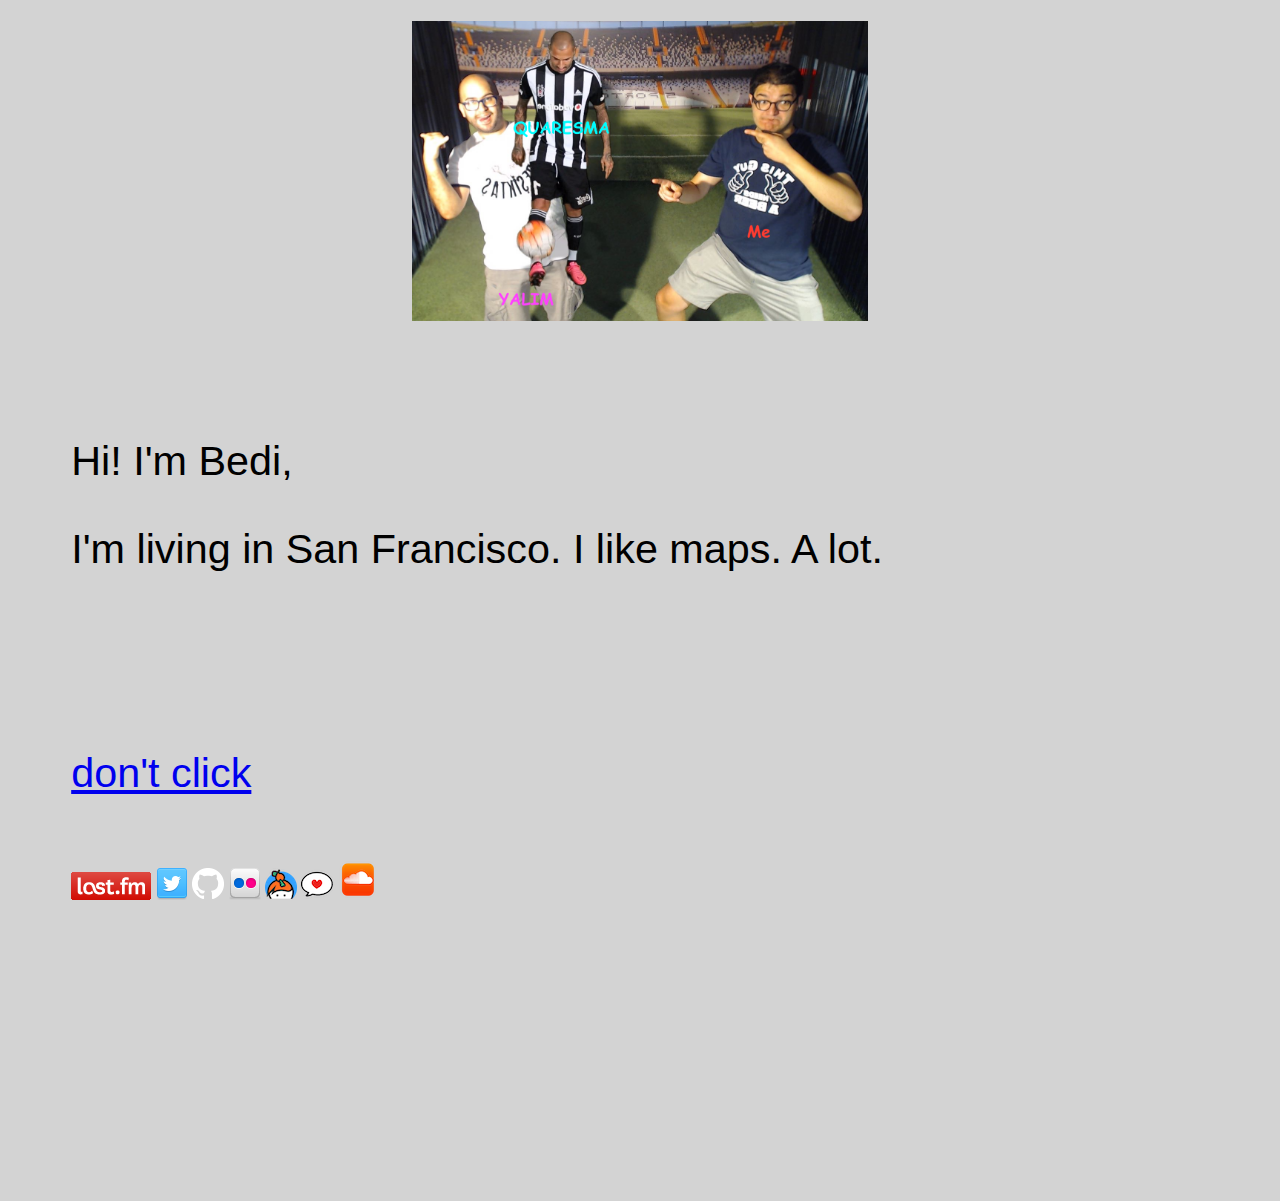
<file: index.html>
<!DOCTYPE HTML PUBLIC "-//W3C//DTD HTML 4.01 Transitional//EN"
"http://www.w3.org/TR/html4/loose.dtd">

<html lang="en">
	<head>
		  <!-- Google tag (gtag.js) -->
<script async src="https://www.googletagmanager.com/gtag/js?id=G-613KFM4J9H"></script>
<script>
  window.dataLayer = window.dataLayer || [];
  function gtag(){dataLayer.push(arguments);}
  gtag('js', new Date());

  gtag('config', 'G-613KFM4J9H');
</script>
			<link rel="icon" href="assets/emot-niggly.gif" type="image/gif" >
	<link rel="stylesheet" media="screen" href="https://fontlibrary.org/face/railway-sans" type="text/css"/>
	<link rel="stylesheet" href="styles.css">
	<meta http-equiv="content-type" content="text/html; charset=utf-8">

    <title>Bedi Egilmez</title>
	</head>

	<body>
		<div class="foto" align="center">
			<img class="foti" src="assets/foto.png">
		</div>
		<div class="about-me">
			<p id="my-name"styles.css>Hi! I'm Bedi,</p>
			<p>I'm living in San Francisco. I like maps. A lot.</p>
			<br>
	                <br>
			<p><a href="/bir">don't click</p>
		</div>

	   <div id="my-urls">
    		<a target="_blank" href="https://www.last.fm/user/m13edi"><img src='assets/lastfm.gif'></a>
    		<a target="_blank" href="https://twitter.com/bediegilmez"><img src='assets/twitter.png'></a>
		    <a target="_blank" href="https://www.github.com/DandikUnited"><img src='assets/github.png'></a>
			<a target="_blank" href="https://www.flickr.com/photos/108547204@N07/"><img src='assets/flickr.png'></a>
			<a target="_blank" href="https://keybase.io/bedi"><img src='assets/kb.png'></a>
			<a target="_blank" href="https://hypem.com/dandikunited"><img src='assets/hm.png'></a>
			<a target="_blank" href="https://soundcloud.com/bedi-egilmez"><img src='assets/sc.png'></a>
		</div>
		<h1>&nbsp;</h1>
		<h1>&nbsp;</h1>
		<h1>&nbsp;</h1>
		<h1>&nbsp;</h1>
		
	</body>
</html>
</file>
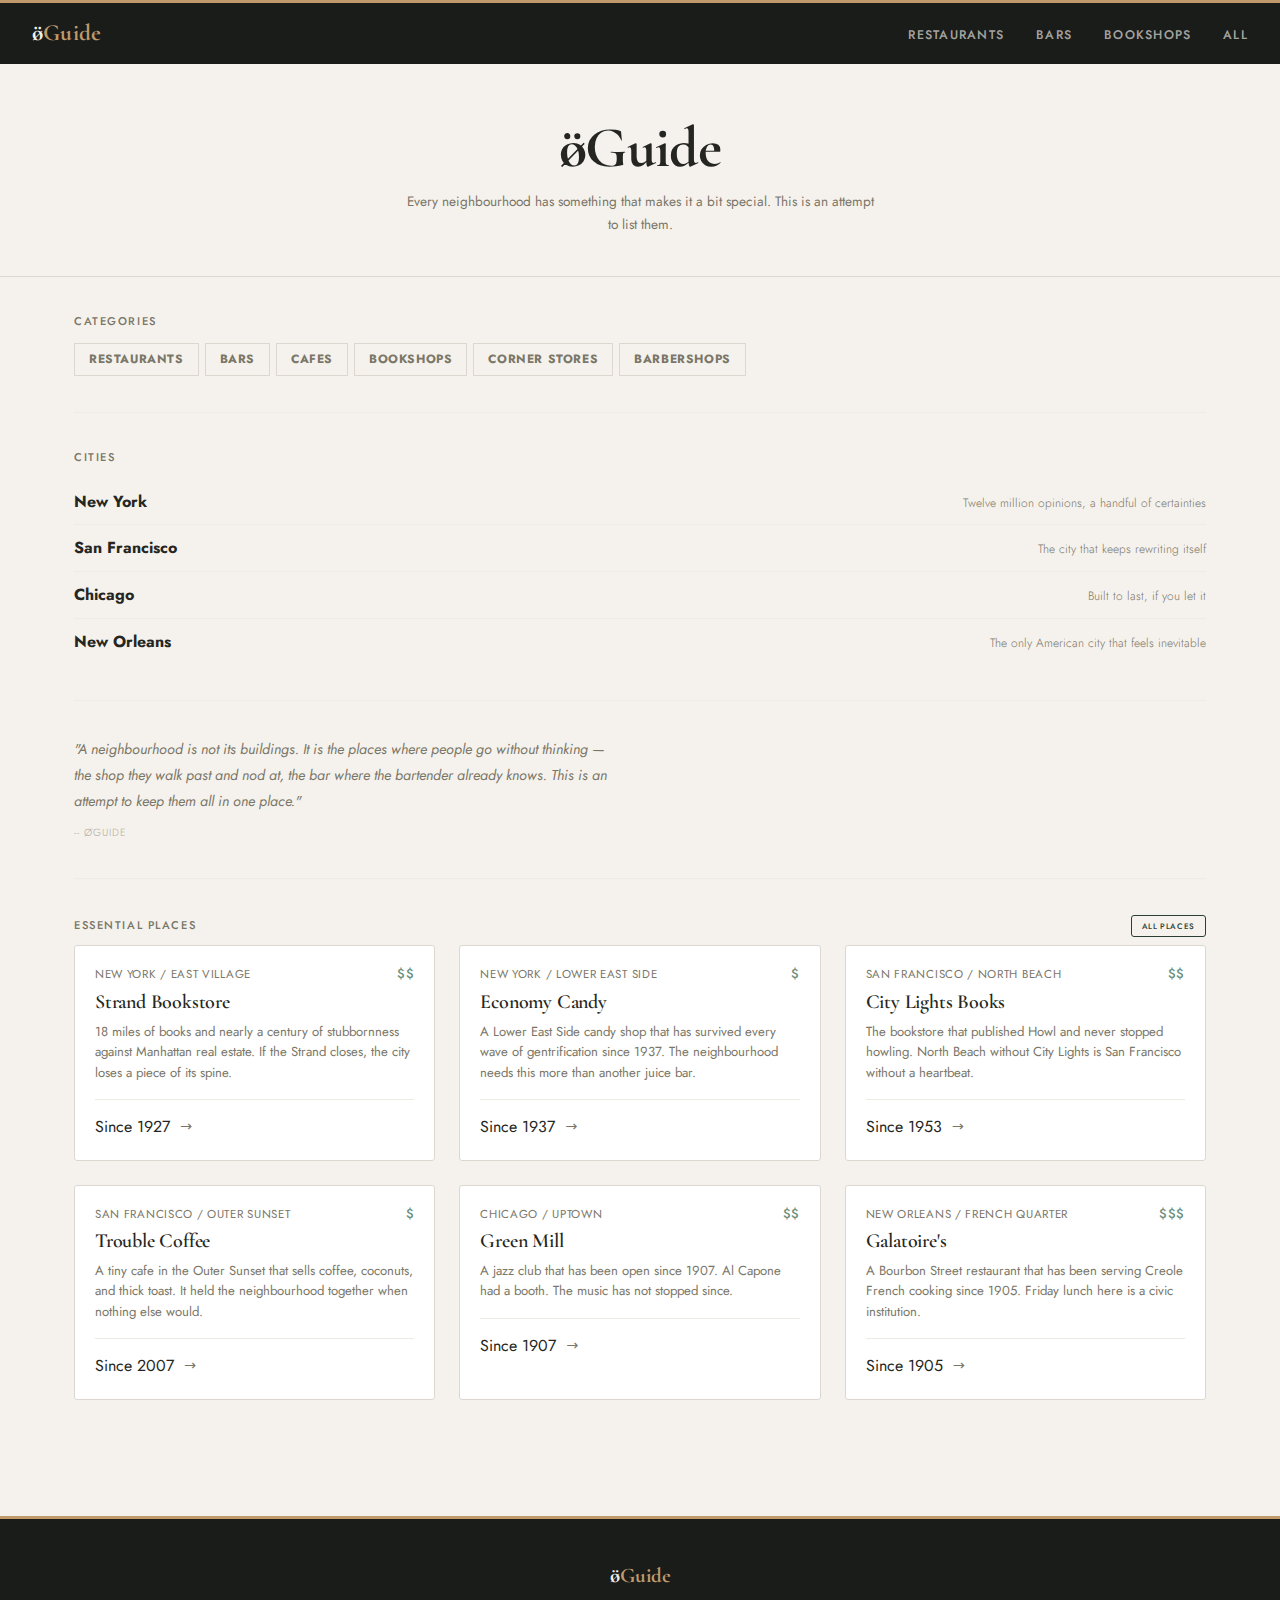
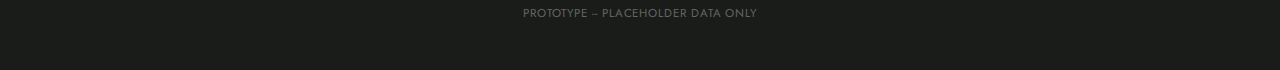
<file: OGuide/index.html>
<!DOCTYPE html>
<html lang="en">
<head>
  <meta charset="UTF-8">
  <meta name="viewport" content="width=device-width, initial-scale=1.0">
  <title>ø̈Guide — The Irreplaceable Places</title>
  <link rel="stylesheet" href="styles.css">
  <style>
    .home-header {
      padding: 56px 0 40px;
      text-align: center;
      border-bottom: 1px solid var(--border);
    }
    .home-title {
      font-size: clamp(2.4rem, 6vw, 3.6rem);
      font-weight: 700;
      color: var(--text);
      line-height: 1;
      margin-bottom: 12px;
    }
    .home-title span { color: var(--accent); }
    .home-sub {
      font-size: 0.85rem;
      font-weight: 400;
      color: var(--text-muted);
      max-width: 480px;
      margin: 0 auto;
      line-height: 1.7;
    }

    .home-section {
      padding: 36px 0;
      border-bottom: 1px solid var(--border-light);
    }

    .category-list {
      display: flex;
      flex-wrap: wrap;
      gap: 6px;
    }
    .category-list a {
      padding: 6px 14px;
      font-size: 0.75rem;
      font-weight: 700;
      letter-spacing: 0.05em;
      text-transform: uppercase;
      border: 1px solid var(--border);
      color: var(--text-muted);
      transition: all 0.15s;
    }
    .category-list a:hover {
      border-color: var(--accent);
      color: var(--accent);
    }

    .city-list a {
      display: flex;
      justify-content: space-between;
      align-items: baseline;
      padding: 10px 0;
      border-bottom: 1px solid var(--border-light);
      transition: color 0.15s;
      font-weight: 700;
      font-size: 1rem;
    }
    .city-list a:last-child { border-bottom: none; }
    .city-list a:hover { color: var(--accent); }
    .city-tagline {
      font-size: 0.75rem;
      font-weight: 300;
      color: var(--text-muted);
    }

    .editorial {
      padding: 36px 0;
      border-bottom: 1px solid var(--border-light);
    }
    .editorial blockquote {
      font-size: 0.9rem;
      font-weight: 400;
      font-style: italic;
      color: var(--text-muted);
      line-height: 1.8;
      max-width: 540px;
    }
    .editorial cite {
      display: block;
      font-size: 0.65rem;
      font-weight: 300;
      font-style: normal;
      letter-spacing: 0.1em;
      text-transform: uppercase;
      color: var(--text-muted);
      margin-top: 10px;
      opacity: 0.6;
    }

    .picks-header {
      display: flex;
      justify-content: space-between;
      align-items: baseline;
      flex-wrap: wrap;
      gap: 8px;
      margin-bottom: 8px;
    }
    .picks-header .section-label { margin-bottom: 0; }
  </style>
</head>
<body>

  <nav class="oguide-nav" id="main-nav">
    <a class="oguide-nav__logo" href="index.html">ø̈<span>Guide</span></a>
    <ul class="oguide-nav__links" id="nav-links">
      <li><a href="listings.html?category=restaurant">Restaurants</a></li>
      <li><a href="listings.html?category=bar">Bars</a></li>
      <li><a href="listings.html?category=bookshop">Bookshops</a></li>
      <li><a href="listings.html">All</a></li>
    </ul>
    <button class="oguide-nav__hamburger" id="hamburger" aria-label="Open menu" aria-expanded="false">&#9776;</button>
  </nav>
  <div class="oguide-nav__mobile-menu" id="mobile-menu">
    <a href="listings.html?category=restaurant">Restaurants</a>
    <a href="listings.html?category=bar">Bars</a>
    <a href="listings.html?category=bookshop">Bookshops</a>
    <a href="listings.html?category=cafe">Cafes</a>
    <a href="listings.html">All Places</a>
  </div>

  <header class="home-header">
    <div class="container">
      <h1 class="home-title">ø̈<span>Guide</span></h1>
      <p class="home-sub">Every neighbourhood has something that makes it a bit special. This is an attempt to list them.</p>
    </div>
  </header>

  <div class="container">

    <section class="home-section">
      <span class="section-label">Categories</span>
      <div class="category-list" id="category-grid"></div>
    </section>

    <section class="home-section">
      <span class="section-label">Cities</span>
      <div class="city-list" id="cities-grid"></div>
    </section>

    <section class="editorial">
      <blockquote>"A neighbourhood is not its buildings. It is the places where people go without thinking — the shop they walk past and nod at, the bar where the bartender already knows. This is an attempt to keep them all in one place."</blockquote>
      <cite>-- ø̈Guide</cite>
    </section>

    <section class="home-section" style="border-bottom:none;">
      <div class="picks-header">
        <span class="section-label">Essential Places</span>
        <a href="listings.html" class="btn-outline btn" style="font-size:0.5rem;padding:4px 10px;">All Places</a>
      </div>
      <div class="card-grid" id="editors-picks"></div>
    </section>

  </div>

  <footer class="oguide-footer">
    <div class="oguide-footer__logo">ø̈<span>Guide</span></div>
    <p class="oguide-footer__note">Prototype -- Placeholder data only</p>
  </footer>

  <script src="data.js"></script>
  <script>
    // Nav scroll
    window.addEventListener('scroll', () => {
      document.getElementById('main-nav')
        .classList.toggle('is-scrolled', window.scrollY > 10);
    });

    // Hamburger
    const hamburger = document.getElementById('hamburger');
    const mobileMenu = document.getElementById('mobile-menu');
    hamburger.addEventListener('click', () => {
      const open = mobileMenu.classList.toggle('is-open');
      hamburger.setAttribute('aria-expanded', open);
      hamburger.textContent = open ? '\u2715' : '\u2630';
    });

    // Categories
    const catGrid = document.getElementById('category-grid');
    OGuideData.categories.forEach(cat => {
      catGrid.insertAdjacentHTML('beforeend',
        `<a href="listings.html?category=${cat.id}">${cat.label}</a>`
      );
    });

    // Cities
    const citiesGrid = document.getElementById('cities-grid');
    OGuideData.cities.forEach(city => {
      citiesGrid.insertAdjacentHTML('beforeend', `
        <a href="listings.html?city=${city.id}">
          ${city.name}
          <span class="city-tagline">${city.tagline}</span>
        </a>
      `);
    });

    // Essential places
    const picks = OGuideData.businesses.filter(b => b.featured);
    document.getElementById('editors-picks').innerHTML =
      picks.map(b => renderBusinessCard(b)).join('');
  </script>
</body>
</html>
</file>
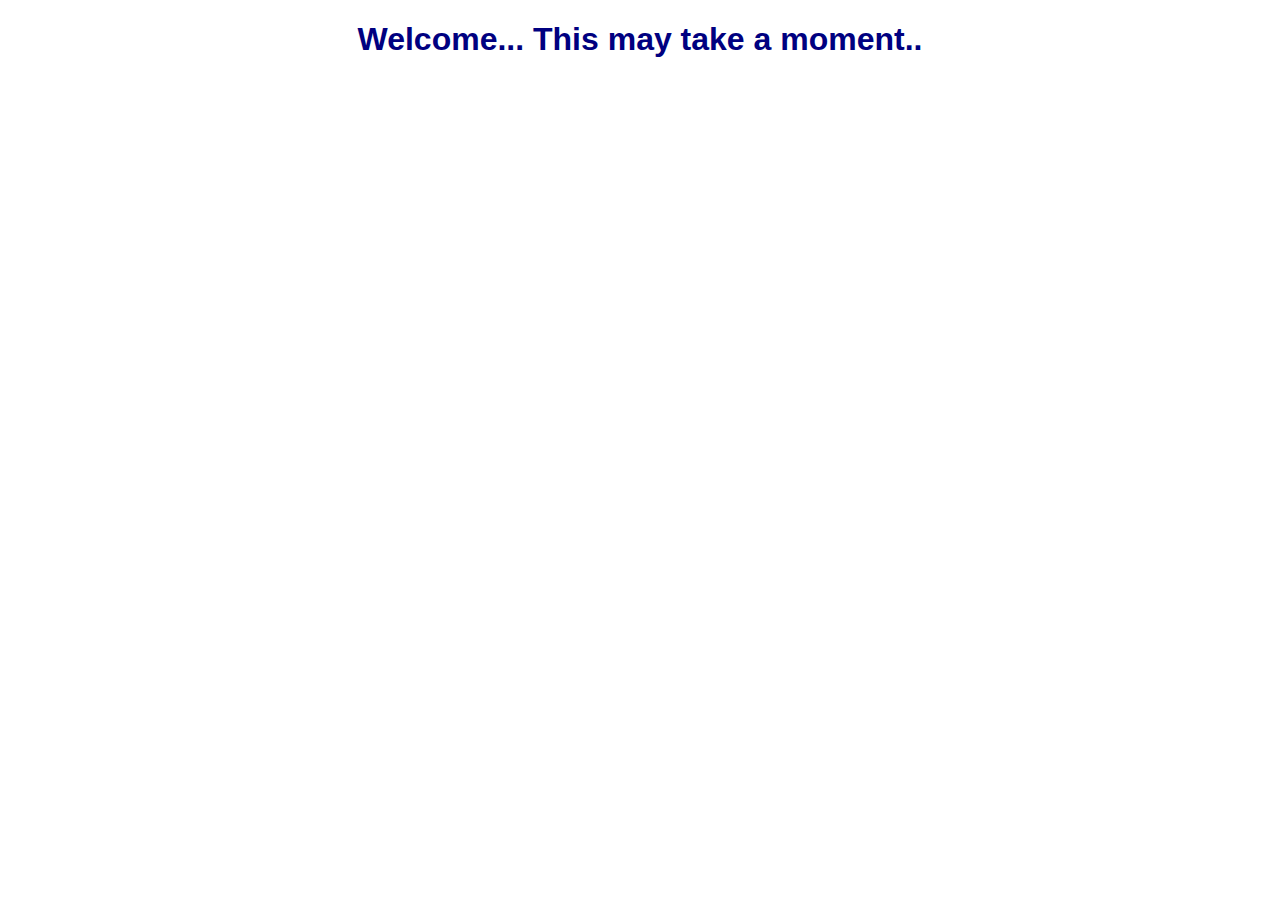
<file: about-me.html>
<!DOCTYPE html>
<html>
   <head>
      <!-- Google tag (gtag.js) -->
<script async src="https://www.googletagmanager.com/gtag/js?id=G-613KFM4J9H"></script>
<script>
  window.dataLayer = window.dataLayer || [];
  function gtag(){dataLayer.push(arguments);}
  gtag('js', new Date());

  gtag('config', 'G-613KFM4J9H');
</script>
      <title>Welcome... This may take a moment...</title>
      <meta http-equiv = "refresh" content = "2; url = https://www.youtube.com/watch?v=dQw4w9WgXcQ" />
<style>
h1 {
  color: navy;  
  text-align:center;
  font-family: Arial, Helvetica, sans-serif;
}
</style>

</head>
   <body>
     <h1>Welcome... This may take a moment..</h1>
   </body>
</html>
</file>
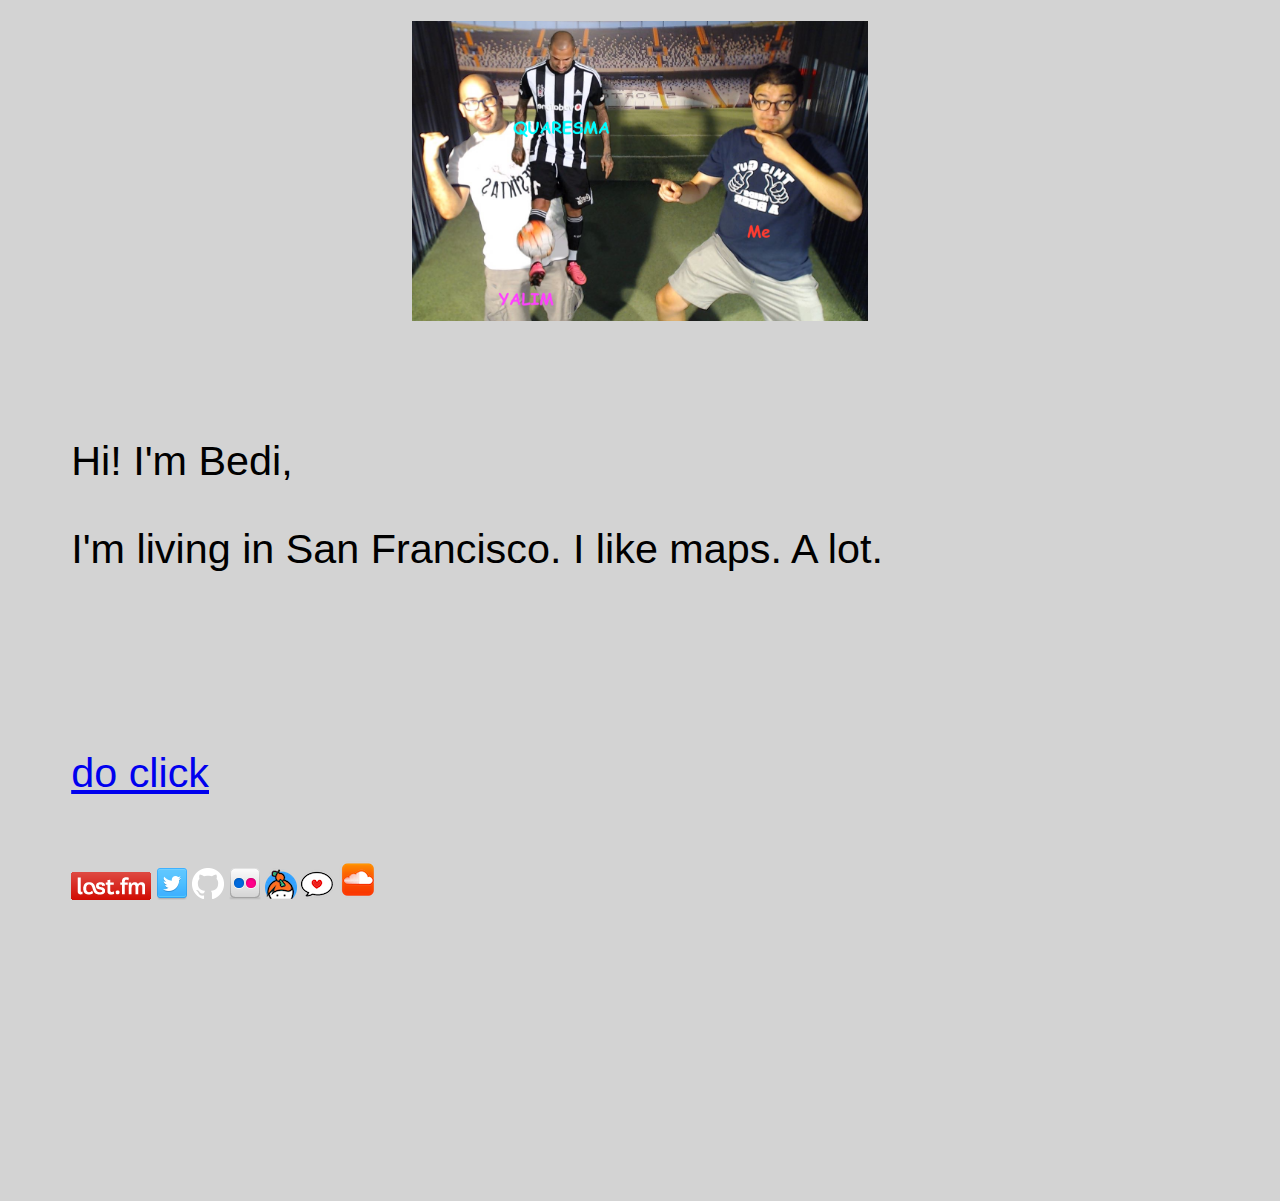
<file: bir.html>
<!DOCTYPE HTML PUBLIC "-//W3C//DTD HTML 4.01 Transitional//EN"
"http://www.w3.org/TR/html4/loose.dtd">

<html lang="en">
	<head>
		  <!-- Google tag (gtag.js) -->
<script async src="https://www.googletagmanager.com/gtag/js?id=G-613KFM4J9H"></script>
<script>
  window.dataLayer = window.dataLayer || [];
  function gtag(){dataLayer.push(arguments);}
  gtag('js', new Date());

  gtag('config', 'G-613KFM4J9H');
</script>
			<link rel="icon" href="assets/emot-niggly.gif" type="image/gif" >
  <link rel="stylesheet" media="screen" href="http://fontlibrary.org/face/comic-relief" type="text/css"/>
	<link rel="stylesheet" href="styles.css">
	<meta http-equiv="content-type" content="text/html; charset=utf-8">


    <title>Bedi Egilmez</title>
	</head>

	<body>
		<div class="foto" align="center">
			<img class="foti" src="assets/foto.png">
		</div>
		<div class="about-me">
			<p id="my-name"styles.css>Hi! I'm Bedi,</p>
			<p>I'm living in San Francisco. I like maps. A lot.</p>
			<br>
	                <br>
			<p><a href="/">do click</p>
		</div>

	   <div id="my-urls">
    		<a target="_blank" href="https://www.last.fm/user/m13edi"><img src='assets/lastfm.gif'></a>
    		<a target="_blank" href="https://twitter.com/bediegilmez"><img src='assets/twitter.png'></a>
		    <a target="_blank" href="https://www.github.com/DandikUnited"><img src='assets/github.png'></a>
			<a target="_blank" href="https://www.flickr.com/photos/108547204@N07/"><img src='assets/flickr.png'></a>
			<a target="_blank" href="https://keybase.io/bedi"><img src='assets/kb.png'></a>
			<a target="_blank" href="https://hypem.com/dandikunited"><img src='assets/hm.png'></a>
			<a target="_blank" href="https://soundcloud.com/bedi-egilmez"><img src='assets/sc.png'></a>
		</div>
		<h1>&nbsp;</h1>
		<h1>&nbsp;</h1>
		<h1>&nbsp;</h1>
		<h1>&nbsp;</h1>
		
	</body>
</html>
</file>
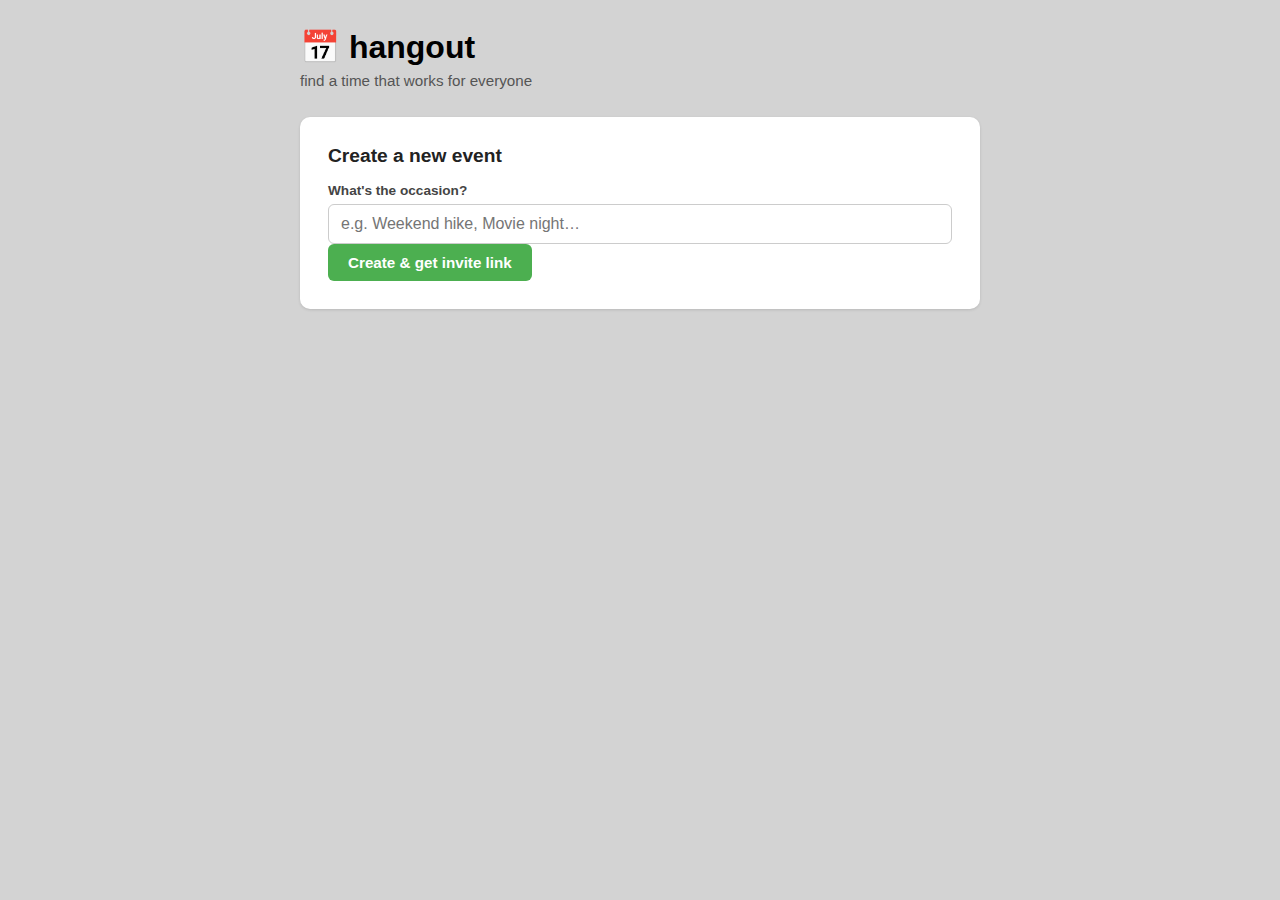
<file: hangout.html>
<!DOCTYPE html>
<html lang="en">
<head>
  <meta charset="UTF-8">
  <meta name="viewport" content="width=device-width, initial-scale=1.0">
  <title>Hangout – find a time that works</title>
  <script async src="https://www.googletagmanager.com/gtag/js?id=G-613KFM4J9H"></script>
  <script>
    window.dataLayer = window.dataLayer || [];
    function gtag(){dataLayer.push(arguments);}
    gtag('js', new Date());
    gtag('config', 'G-613KFM4J9H');
  </script>
  <style>
    * { box-sizing: border-box; margin: 0; padding: 0; }

    body {
      font-family: -apple-system, BlinkMacSystemFont, 'Segoe UI', sans-serif;
      background: lightgray;
      min-height: 100vh;
      padding: 20px;
    }

    .app {
      max-width: 680px;
      margin: 0 auto;
    }

    h1 {
      font-size: 2rem;
      margin-bottom: 6px;
    }

    .subtitle {
      color: #555;
      margin-bottom: 28px;
      font-size: 0.95rem;
    }

    /* ── Cards ── */
    .card {
      background: white;
      border-radius: 10px;
      padding: 28px;
      margin-bottom: 16px;
      box-shadow: 0 1px 3px rgba(0,0,0,0.12);
    }

    .card h2 {
      font-size: 1.2rem;
      margin-bottom: 16px;
      color: #222;
    }

    /* ── Forms ── */
    label {
      display: block;
      font-size: 0.85rem;
      font-weight: 600;
      color: #444;
      margin-bottom: 6px;
    }

    input[type="text"] {
      width: 100%;
      padding: 10px 12px;
      border: 1.5px solid #ccc;
      border-radius: 6px;
      font-size: 1rem;
      outline: none;
      transition: border-color 0.15s;
    }

    input[type="text"]:focus { border-color: #4CAF50; }

    .error {
      color: #c0392b;
      font-size: 0.85rem;
      margin-top: 6px;
      display: none;
    }

    /* ── Buttons ── */
    .btn {
      display: inline-block;
      padding: 10px 20px;
      border: none;
      border-radius: 6px;
      font-size: 0.95rem;
      font-weight: 600;
      cursor: pointer;
      transition: background 0.15s, opacity 0.15s;
    }

    .btn-primary   { background: #4CAF50; color: white; }
    .btn-primary:hover { background: #43a047; }

    .btn-secondary { background: #e0e0e0; color: #333; }
    .btn-secondary:hover { background: #bdbdbd; }

    .btn-outline {
      background: transparent;
      border: 1.5px solid #4CAF50;
      color: #4CAF50;
    }
    .btn-outline:hover { background: #f1f8f1; }

    .btn + .btn { margin-left: 8px; }

    /* ── Share link box ── */
    .share-row {
      display: flex;
      gap: 8px;
      margin-top: 14px;
    }

    .share-row input {
      flex: 1;
      font-size: 0.85rem;
      color: #555;
      background: #f5f5f5;
      border-color: #ddd;
    }

    .copy-confirm {
      font-size: 0.8rem;
      color: #4CAF50;
      margin-top: 6px;
      display: none;
    }

    /* ── Calendar ── */
    .cal-header {
      display: flex;
      align-items: center;
      justify-content: space-between;
      margin-bottom: 12px;
    }

    .cal-month-label {
      font-size: 1rem;
      font-weight: 700;
    }

    .cal-nav {
      background: none;
      border: 1.5px solid #ccc;
      border-radius: 5px;
      padding: 4px 10px;
      cursor: pointer;
      font-size: 0.9rem;
      transition: background 0.1s;
    }
    .cal-nav:hover { background: #eee; }

    .cal-grid {
      display: grid;
      grid-template-columns: repeat(7, 1fr);
      gap: 4px;
    }

    .cal-day-name {
      text-align: center;
      font-size: 0.72rem;
      font-weight: 700;
      color: #888;
      padding: 4px 0 8px;
    }

    .cal-day {
      aspect-ratio: 1;
      display: flex;
      align-items: center;
      justify-content: center;
      border-radius: 50%;
      font-size: 0.9rem;
      cursor: pointer;
      border: 2px solid transparent;
      transition: background 0.12s, border-color 0.12s;
      user-select: none;
    }

    .cal-day:hover:not(.disabled):not(.empty) { background: #e8f5e9; border-color: #a5d6a7; }
    .cal-day.selected { background: #4CAF50; color: white; border-color: #388E3C; }
    .cal-day.selected:hover { background: #388E3C; }
    .cal-day.disabled { color: #bbb; cursor: default; }
    .cal-day.empty { cursor: default; }

    /* ── Results ── */
    .results-meta {
      font-size: 0.85rem;
      color: #666;
      margin-bottom: 16px;
    }

    .date-row {
      display: flex;
      align-items: center;
      gap: 12px;
      padding: 10px 12px;
      border-radius: 8px;
      margin-bottom: 8px;
      background: #f9f9f9;
    }

    .date-row .dr-date {
      font-weight: 700;
      font-size: 0.95rem;
      min-width: 110px;
    }

    .date-row .dr-badge {
      min-width: 36px;
      text-align: center;
      padding: 3px 8px;
      border-radius: 20px;
      font-size: 0.8rem;
      font-weight: 700;
      color: white;
    }

    .badge-all    { background: #4CAF50; }
    .badge-most   { background: #FFA726; }
    .badge-few    { background: #90A4AE; }

    .date-row .dr-names {
      font-size: 0.85rem;
      color: #555;
      flex: 1;
    }

    .best-banner {
      background: #e8f5e9;
      border: 1.5px solid #a5d6a7;
      border-radius: 8px;
      padding: 12px 16px;
      margin-bottom: 16px;
      font-size: 0.95rem;
      color: #2e7d32;
      font-weight: 600;
    }

    .participants-list {
      font-size: 0.85rem;
      color: #555;
      margin-bottom: 16px;
    }

    .participants-list strong { color: #333; }

    .no-dates {
      color: #999;
      font-style: italic;
      padding: 8px 0;
    }

    /* ── Views ── */
    .view { display: none; }
    .view.active { display: block; }

    /* ── Event title display ── */
    .event-title-display {
      font-size: 1.4rem;
      font-weight: 700;
      color: #222;
      margin-bottom: 4px;
    }

    .event-tag {
      display: inline-block;
      font-size: 0.75rem;
      background: #e8f5e9;
      color: #388E3C;
      border-radius: 12px;
      padding: 2px 10px;
      font-weight: 600;
      margin-bottom: 16px;
    }

    /* ── Responsive ── */
    @media (max-width: 480px) {
      h1 { font-size: 1.5rem; }
      .card { padding: 18px; }
      .cal-day { font-size: 0.8rem; }
      .date-row { flex-wrap: wrap; }
      .share-row { flex-direction: column; }
    }
  </style>
</head>
<body>
<div class="app">

  <!-- Header -->
  <div style="margin-bottom: 24px; margin-top: 8px;">
    <h1>📅 hangout</h1>
    <p class="subtitle">find a time that works for everyone</p>
  </div>

  <!-- ═══════════════════════════════════════════
       VIEW: CREATE
       Shown when no URL hash / no existing event
  ════════════════════════════════════════════ -->
  <div id="view-create" class="view">
    <div class="card">
      <h2>Create a new event</h2>
      <label for="input-title">What's the occasion?</label>
      <input type="text" id="input-title" placeholder="e.g. Weekend hike, Movie night…" maxlength="80">
      <div class="error" id="err-title">Please give your event a name.</div>
      <br>
      <button class="btn btn-primary" onclick="createEvent()">Create &amp; get invite link</button>
    </div>
  </div>

  <!-- ═══════════════════════════════════════════
       VIEW: NAME ENTRY
       Shown after event is created / URL shared
  ════════════════════════════════════════════ -->
  <div id="view-name" class="view">
    <div class="card">
      <div class="event-title-display" id="name-event-title"></div>
      <div class="event-tag">Open invite</div>

      <label for="input-name">Your name</label>
      <input type="text" id="input-name" placeholder="e.g. Alice" maxlength="40">
      <div class="error" id="err-name">Please enter your name.</div>
      <div class="error" id="err-name-dup">That name's already taken – pick another!</div>
      <br>
      <button class="btn btn-primary" onclick="submitName()">Pick my dates →</button>
    </div>

    <!-- Show existing participants if any -->
    <div class="card" id="name-participants-card" style="display:none;">
      <h2>Who's already in</h2>
      <div id="name-participants-list" class="participants-list"></div>
      <button class="btn btn-outline" onclick="showView('results')">View current results</button>
    </div>

    <!-- Share link -->
    <div class="card">
      <h2>Invite link</h2>
      <p style="font-size:0.85rem;color:#555;margin-bottom:8px;">Share this with friends so they can add their availability:</p>
      <div class="share-row">
        <input type="text" id="invite-link" readonly onclick="this.select()">
        <button class="btn btn-secondary" onclick="copyLink('invite-link','copy-confirm-name')">Copy</button>
      </div>
      <div class="copy-confirm" id="copy-confirm-name">Copied!</div>
    </div>
  </div>

  <!-- ═══════════════════════════════════════════
       VIEW: CALENDAR / DATE PICKER
  ════════════════════════════════════════════ -->
  <div id="view-calendar" class="view">
    <div class="card">
      <h2>Hi <span id="cal-name-display"></span>! Pick your available dates</h2>
      <p style="font-size:0.85rem;color:#666;margin-bottom:18px;">Click dates you're free. Click again to deselect.</p>

      <div class="cal-header">
        <button class="cal-nav" onclick="changeMonth(-1)">&#8592; Prev</button>
        <span class="cal-month-label" id="cal-month-label"></span>
        <button class="cal-nav" onclick="changeMonth(1)">Next &#8594;</button>
      </div>

      <div class="cal-grid" id="cal-grid"></div>

      <div style="margin-top:16px;font-size:0.85rem;color:#555;" id="cal-selected-count">No dates selected yet.</div>
      <div class="error" id="err-dates">Please select at least one date.</div>
      <br>
      <button class="btn btn-primary" onclick="submitDates()">Done – see results ✓</button>
      <button class="btn btn-secondary" onclick="showView('name')">Back</button>
    </div>
  </div>

  <!-- ═══════════════════════════════════════════
       VIEW: RESULTS
  ════════════════════════════════════════════ -->
  <div id="view-results" class="view">
    <div class="card">
      <div class="event-title-display" id="results-event-title"></div>
      <div class="event-tag" id="results-tag"></div>

      <div id="best-banner" class="best-banner" style="display:none;"></div>

      <div id="results-list"></div>
      <div class="no-dates" id="results-empty" style="display:none;">No dates submitted yet.</div>
    </div>

    <div class="card">
      <h2>Who's in (<span id="results-count"></span>)</h2>
      <div id="results-participants" class="participants-list"></div>
      <div style="display:flex;flex-wrap:wrap;gap:8px;margin-top:12px;">
        <button class="btn btn-primary" onclick="showView('name')">Add my availability</button>
        <button class="btn btn-secondary" onclick="copyLink('results-share-link','copy-confirm-results')">Copy invite link</button>
      </div>
      <input type="text" id="results-share-link" readonly style="display:none;">
      <div class="copy-confirm" id="copy-confirm-results">Copied!</div>
    </div>
  </div>

</div><!-- /.app -->

<script>
// ─────────────────────────────────────────────────
//  State & URL helpers
// ─────────────────────────────────────────────────

function encodeState(state) {
  try {
    return btoa(unescape(encodeURIComponent(JSON.stringify(state))));
  } catch(e) { return ''; }
}

function decodeState(hash) {
  if (!hash || hash.length < 2) return null;
  try {
    return JSON.parse(decodeURIComponent(escape(atob(hash.slice(1)))));
  } catch(e) { return null; }
}

function saveState(state) {
  location.hash = encodeState(state);
}

function getState() {
  return decodeState(location.hash);
}

// ─────────────────────────────────────────────────
//  App state
// ─────────────────────────────────────────────────

let currentUserName = '';
let selectedDates   = new Set();
let calYear, calMonth;

// ─────────────────────────────────────────────────
//  View management
// ─────────────────────────────────────────────────

function showView(id) {
  document.querySelectorAll('.view').forEach(v => v.classList.remove('active'));
  document.getElementById('view-' + id).classList.add('active');

  if (id === 'name')     populateNameView();
  if (id === 'calendar') populateCalendarView();
  if (id === 'results')  populateResultsView();
}

// ─────────────────────────────────────────────────
//  CREATE VIEW
// ─────────────────────────────────────────────────

function createEvent() {
  const titleEl = document.getElementById('input-title');
  const errEl   = document.getElementById('err-title');
  const title   = titleEl.value.trim();

  if (!title) { errEl.style.display = 'block'; titleEl.focus(); return; }
  errEl.style.display = 'none';

  const state = { title, participants: [] };
  saveState(state);
  showView('name');
}

// ─────────────────────────────────────────────────
//  NAME VIEW
// ─────────────────────────────────────────────────

function populateNameView() {
  const state = getState();
  if (!state) return;

  document.getElementById('name-event-title').textContent = state.title;
  document.getElementById('input-name').value = currentUserName;

  // Invite link
  document.getElementById('invite-link').value = location.href.split('#')[0] + location.hash;

  // Existing participants
  const card = document.getElementById('name-participants-card');
  const list = document.getElementById('name-participants-list');
  if (state.participants.length > 0) {
    card.style.display = 'block';
    list.innerHTML = state.participants.map(p =>
      `<div><strong>${esc(p.name)}</strong> — ${p.dates.length} date${p.dates.length !== 1 ? 's' : ''}</div>`
    ).join('');
  } else {
    card.style.display = 'none';
  }
}

function submitName() {
  const nameEl   = document.getElementById('input-name');
  const errEl    = document.getElementById('err-name');
  const errDupEl = document.getElementById('err-name-dup');
  const name     = nameEl.value.trim();
  const state    = getState();

  errEl.style.display = 'none';
  errDupEl.style.display = 'none';

  if (!name) { errEl.style.display = 'block'; nameEl.focus(); return; }

  const dup = state && state.participants.some(p => p.name.toLowerCase() === name.toLowerCase());
  if (dup) { errDupEl.style.display = 'block'; nameEl.focus(); return; }

  currentUserName = name;
  selectedDates   = new Set();

  // Reset calendar to current month
  const now = new Date();
  calYear   = now.getFullYear();
  calMonth  = now.getMonth();

  showView('calendar');
}

// ─────────────────────────────────────────────────
//  CALENDAR VIEW
// ─────────────────────────────────────────────────

function populateCalendarView() {
  document.getElementById('cal-name-display').textContent = currentUserName;
  document.getElementById('err-dates').style.display = 'none';
  renderCalendar();
}

function renderCalendar() {
  const DAYS  = ['Su','Mo','Tu','We','Th','Fr','Sa'];
  const MONTHS = ['January','February','March','April','May','June',
                  'July','August','September','October','November','December'];

  document.getElementById('cal-month-label').textContent =
    MONTHS[calMonth] + ' ' + calYear;

  const grid = document.getElementById('cal-grid');
  grid.innerHTML = '';

  // Day name headers
  DAYS.forEach(d => {
    const el = document.createElement('div');
    el.className = 'cal-day-name';
    el.textContent = d;
    grid.appendChild(el);
  });

  const firstDay = new Date(calYear, calMonth, 1).getDay(); // 0=Sun
  const daysInMonth = new Date(calYear, calMonth + 1, 0).getDate();
  const today = new Date();
  today.setHours(0,0,0,0);

  // Empty leading cells
  for (let i = 0; i < firstDay; i++) {
    const el = document.createElement('div');
    el.className = 'cal-day empty';
    grid.appendChild(el);
  }

  for (let d = 1; d <= daysInMonth; d++) {
    const date = new Date(calYear, calMonth, d);
    const key  = dateKey(date);
    const isPast = date < today;

    const el = document.createElement('div');
    el.className = 'cal-day' +
      (isPast                     ? ' disabled' : '') +
      (selectedDates.has(key)     ? ' selected' : '');
    el.textContent = d;

    if (!isPast) {
      el.addEventListener('click', () => toggleDate(key, el));
    }

    grid.appendChild(el);
  }

  updateSelectionLabel();
}

function toggleDate(key, el) {
  if (selectedDates.has(key)) {
    selectedDates.delete(key);
    el.classList.remove('selected');
  } else {
    selectedDates.add(key);
    el.classList.add('selected');
  }
  updateSelectionLabel();
}

function updateSelectionLabel() {
  const n = selectedDates.size;
  document.getElementById('cal-selected-count').textContent =
    n === 0 ? 'No dates selected yet.' :
    n === 1 ? '1 date selected.' :
    `${n} dates selected.`;
}

function changeMonth(delta) {
  calMonth += delta;
  if (calMonth < 0)  { calMonth = 11; calYear--; }
  if (calMonth > 11) { calMonth = 0;  calYear++; }
  renderCalendar();
}

function submitDates() {
  const errEl = document.getElementById('err-dates');
  if (selectedDates.size === 0) { errEl.style.display = 'block'; return; }
  errEl.style.display = 'none';

  const state = getState();
  if (!state) return;

  state.participants.push({
    name: currentUserName,
    dates: Array.from(selectedDates).sort()
  });

  saveState(state);
  currentUserName = ''; // reset so next person starts fresh
  showView('results');
}

// ─────────────────────────────────────────────────
//  RESULTS VIEW
// ─────────────────────────────────────────────────

function populateResultsView() {
  const state = getState();
  if (!state) return;

  const total = state.participants.length;

  document.getElementById('results-event-title').textContent = state.title;
  document.getElementById('results-tag').textContent =
    total === 0 ? 'No responses yet' :
    total === 1 ? '1 person responded' :
    `${total} people responded`;

  document.getElementById('results-count').textContent = total;

  // Participants list
  document.getElementById('results-participants').innerHTML =
    total === 0
      ? '<em>None yet.</em>'
      : state.participants.map(p =>
          `<div><strong>${esc(p.name)}</strong> — ${p.dates.length} date${p.dates.length !== 1 ? 's' : ''}</div>`
        ).join('');

  // Share link
  const shareLink = document.getElementById('results-share-link');
  shareLink.value = location.href.split('#')[0] + location.hash;

  // Best dates algorithm
  const ranked = calculateBestDates(state.participants);
  const listEl = document.getElementById('results-list');
  const emptyEl = document.getElementById('results-empty');
  const bannerEl = document.getElementById('best-banner');

  if (ranked.length === 0) {
    listEl.innerHTML   = '';
    emptyEl.style.display   = 'block';
    bannerEl.style.display  = 'none';
    return;
  }

  emptyEl.style.display = 'none';

  // Best date banner
  const [bestDate, bestNames] = ranked[0];
  if (bestNames.length === total && total > 1) {
    bannerEl.style.display = 'block';
    bannerEl.textContent = `🎉 ${formatDate(bestDate)} works for everyone!`;
  } else if (bestNames.length > 1) {
    bannerEl.style.display = 'block';
    bannerEl.textContent = `✨ Best bet: ${formatDate(bestDate)} — works for ${bestNames.length} of ${total}`;
  } else {
    bannerEl.style.display = 'none';
  }

  // Render ranked list
  listEl.innerHTML = ranked.map(([date, names]) => {
    const count     = names.length;
    const pct       = total > 0 ? count / total : 0;
    const badgeCls  = pct === 1 ? 'badge-all' : pct >= 0.5 ? 'badge-most' : 'badge-few';
    const badgeTip  = `${count}/${total}`;
    return `
      <div class="date-row">
        <span class="dr-date">${formatDate(date)}</span>
        <span class="dr-badge ${badgeCls}">${badgeTip}</span>
        <span class="dr-names">${names.map(esc).join(', ')}</span>
      </div>`;
  }).join('');
}

function calculateBestDates(participants) {
  const map = {};
  participants.forEach(p => {
    p.dates.forEach(d => {
      if (!map[d]) map[d] = [];
      map[d].push(p.name);
    });
  });
  return Object.entries(map)
    .sort((a, b) => b[1].length - a[1].length || a[0].localeCompare(b[0]));
}

// ─────────────────────────────────────────────────
//  Utilities
// ─────────────────────────────────────────────────

function dateKey(date) {
  // Returns "YYYY-MM-DD"
  const y = date.getFullYear();
  const m = String(date.getMonth() + 1).padStart(2, '0');
  const d = String(date.getDate()).padStart(2, '0');
  return `${y}-${m}-${d}`;
}

function formatDate(key) {
  // "2026-03-20" → "Fri, Mar 20"
  const [y, m, d] = key.split('-').map(Number);
  const date = new Date(y, m - 1, d);
  return date.toLocaleDateString('en-US', { weekday: 'short', month: 'short', day: 'numeric' });
}

function esc(str) {
  return String(str)
    .replace(/&/g,'&amp;')
    .replace(/</g,'&lt;')
    .replace(/>/g,'&gt;')
    .replace(/"/g,'&quot;');
}

function copyLink(inputId, confirmId) {
  const el = document.getElementById(inputId);
  el.select();
  try {
    navigator.clipboard.writeText(el.value).catch(() => document.execCommand('copy'));
  } catch(e) {
    document.execCommand('copy');
  }
  const conf = document.getElementById(confirmId);
  conf.style.display = 'block';
  setTimeout(() => { conf.style.display = 'none'; }, 2000);
}

// ─────────────────────────────────────────────────
//  Boot
// ─────────────────────────────────────────────────

(function init() {
  const state = decodeState(location.hash);

  if (!state) {
    // No event yet – show create form
    showView('create');
    return;
  }

  // Event exists – show name entry (skip create)
  showView('name');
})();
</script>
</body>
</html>
</file>
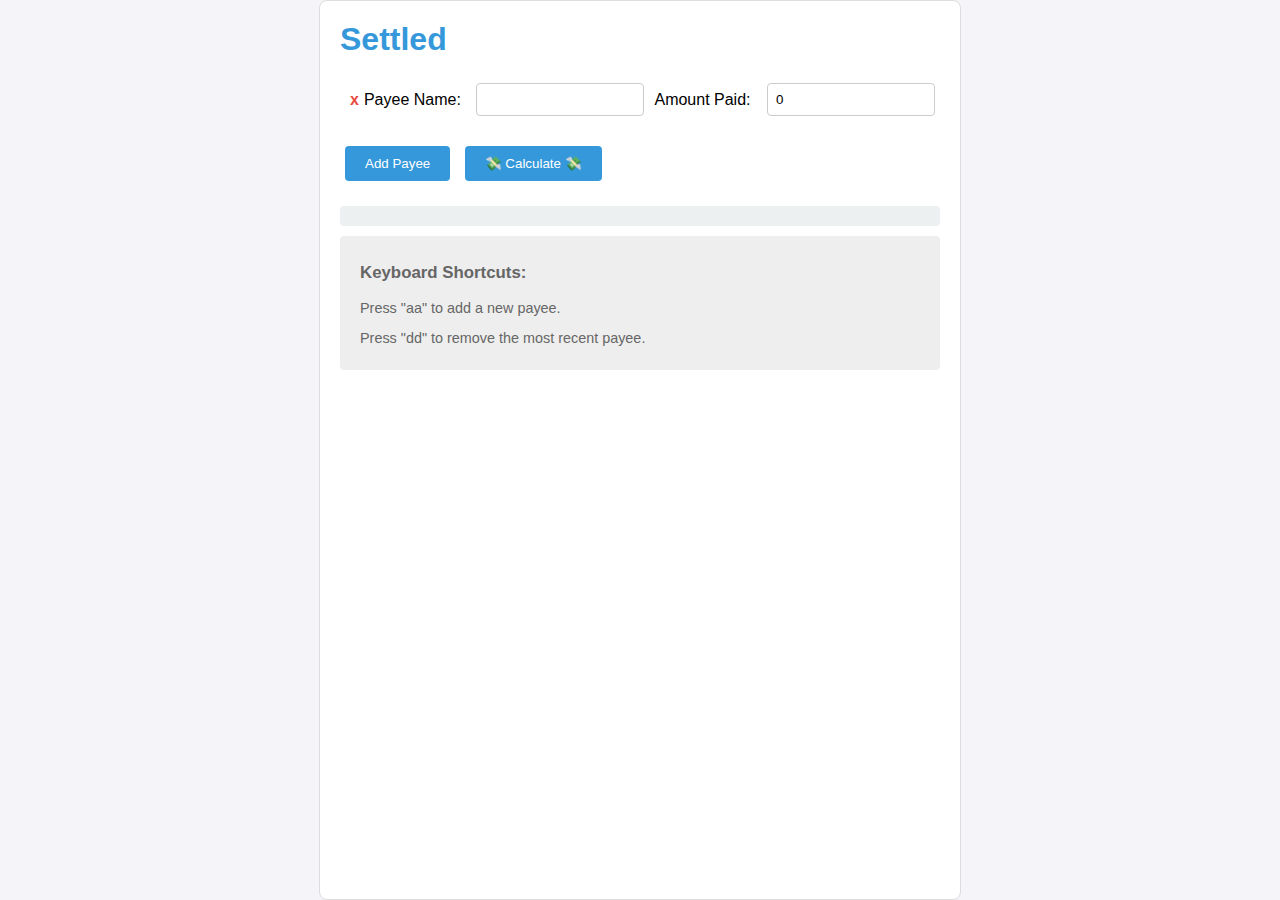
<file: settled-dev.html>
<!DOCTYPE html>
<html lang="en">
<!-- ai generated
https://www.perplexity.ai/search/can-you-write-me-a-javascript-zpnNMZxPTqmGPd5TsFJrbQ
-->
<head>
      <!-- Google tag (gtag.js) -->
      <script async src="https://www.googletagmanager.com/gtag/js?id=G-613KFM4J9H"></script>
      <script>
        window.dataLayer = window.dataLayer || [];
        function gtag(){dataLayer.push(arguments);}
        gtag('js', new Date());
      
        gtag('config', 'G-613KFM4J9H');
      </script>    
    <meta charset="UTF-8">
    <meta name="viewport" content="width=device-width, initial-scale=1.0">
    <title>Settled</title>
    <style>
        body { 
            font-family: 'Helvetica', sans-serif;
            margin: 0; 
            padding: 0; 
            background-color: #f4f4f9;
            display: flex;
            justify-content: center;
            align-items: left;
            min-height: 100vh;
        }
        .form-container { 
            background-color: #ffffff; 
            border-radius: 8px; 
            padding: 20px; 
            max-width: 600px; 
            width: 100%;
            box-shadow: none; 
            border: 1px solid #ddd; 
            text-align: left;
        }
        .logo {
            font-size: 2em;
            font-weight: bold;
            color: #3498db;
            margin-bottom: 20px;
        }
        .payee { 
            margin: 10px 0; 
            padding-bottom: 10px;
            display: flex; 
            align-items: center; 
            justify-content: space-between; 
            border-bottom: 1px solid #ddd; 
            flex-wrap: wrap;
        }
        .payee:last-child {
            border-bottom: none; 
        }
        .payee label, .payee input { 
            margin: 5px; 
        }
        .payee label {
            flex: 1 0 100px; 
        }
        .payee input[type="text"], .payee input[type="number"] { 
            padding: 8px; 
            border: 1px solid #ccc; 
            border-radius: 4px; 
            box-shadow: none; 
            flex: 1; 
            max-width: 150px; 
        }
        .remove-button { 
            margin-left: 10px; 
            color: #e74c3c; 
            cursor: pointer; 
            font-weight: bold; 
        }
        button, input[type="submit"] { 
            background-color: #3498db; 
            color: #fff; 
            border: none; 
            border-radius: 4px; 
            padding: 10px 20px; 
            cursor: pointer; 
            margin-top: 10px;
            transition: background-color 0.3s;
            box-shadow: none; 
            margin: 5px; 
        }
        button:hover, input[type="submit"]:hover { 
            background-color: #2980b9; 
        }
        .shortcut-info { 
            display: none; 
            margin-top: 10px; 
            font-size: 0.9em; 
            color: #666; 
            text-align: left;
            background-color:#EEEEEE;
            border-radius: 4px; 
            padding: 10px 20px;
        }
        #resultDisplay {
            margin-top: 20px;
            padding: 10px;
            background-color: #ecf0f1;
            border-radius: 4px;
            box-shadow: none; 
        }
        
        @media (max-width: 600px) {
            .payee {
                flex-direction: column; 
            }
            .payee label, .payee input {
                flex: 1 0 100%; 
                max-width: none; 
            }
        }
        
        @media (min-width: 768px) {
            .shortcut-info { display: block; }
        }
    </style>
</head>
<body>
    <div class="form-container">
        <div class="logo">Settled</div>
        <form id="transactionForm">
            <div id="payeesContainer">
                <div class="payee">
                    <span class="remove-button" onclick="removePayee(this)">x</span>                    
                    <label>Payee Name:</label>
                    <input type="text" name="payeeName" required />
                    <label>Amount Paid:</label>
                    <input type="number" name="amount" value="0" min="0" step="0.01" />
                </div>
            </div>
            <div>
                <button type="button" id="addPayee">Add Payee</button>
                <input type="submit" value="💸 Calculate 💸" />
            </div>
        </form>
        <div id="resultDisplay"></div>
        <div class="shortcut-info">
            <h3>Keyboard Shortcuts:</h3>
            <p>Press "aa" to add a new payee.</p>
            <p>Press "dd" to remove the most recent payee.</p>
        </div>
    </div>
    <script>
        document.addEventListener('DOMContentLoaded', function() {
            document.getElementById('addPayee').addEventListener('click', addPayee);
        });

        function addPayee() {
            const payeesContainer = document.getElementById('payeesContainer');
            const newPayee = document.createElement('div');
            newPayee.className = 'payee';
            newPayee.innerHTML = `
                <span class="remove-button" onclick="removePayee(this)">x</span>
                <label>Payee Name:</label>
                <input type="text" name="payeeName" required />
                <label>Amount Paid:</label>
                <input type="number" name="amount" value="0" min="0" step="0.01" />
            `;
            payeesContainer.appendChild(newPayee);
            const allPayees = payeesContainer.getElementsByClassName('payee');
            if (allPayees.length >= 10) {
                document.getElementById('addPayee').disabled = true;
                alert('Max payees reached.');
            }
        }

        function removePayee(button) {
            const payee = button.parentElement;
            payee.remove();
            document.getElementById('addPayee').disabled = false;
        }

        function removeLastPayee() {
            const payeesContainer = document.getElementById('payeesContainer');
            const payees = payeesContainer.getElementsByClassName('payee');
            if (payees.length > 0) {
                payees[payees.length - 1].remove();
                document.getElementById('addPayee').disabled = false;
            }
        }

        document.getElementById('transactionForm').addEventListener('submit', function(e) {
            e.preventDefault();
            const payees = [];
            const payeeElements = document.querySelectorAll('.payee');
            payeeElements.forEach(payeeElement => {
                const payeeName = payeeElement.querySelector('input[name="payeeName"]').value;
                const amount = parseFloat(payeeElement.querySelector('input[name="amount"]').value);
                payees.push([payeeName, amount]);
            });

            // Simplify the debts
            const result = simplifyDebts(payees);

            // Show result on the page
            const resultDisplay = document.getElementById('resultDisplay');
            resultDisplay.innerHTML = result.length > 0 
                ? result.map(res => `<p>${res[0]} pays <b>$${res[2].toFixed(2)}</b> to ${res[1]}</p>`).join('') 
                : '<p>No debts to settle.</p>';
        });

        function simplifyDebts(transactions) {
            const balances = {};

            // Calculate net balance for each person
            transactions.forEach(([person, amount]) => {
                if (!balances[person]) balances[person] = 0;
                balances[person] += amount;
            });

            const totalPaid = Object.values(balances).reduce((a, b) => a + b, 0);
            const averagePaid = totalPaid / transactions.length;

            // Calculate net balance after averaging
            for (let person in balances) {
                balances[person] -= averagePaid;
            }

            const creditors = [];
            const debtors = [];

            // Separate balances into creditors and debtors
            for (let person in balances) {
                if (balances[person] > 0) {
                    creditors.push({ person, balance: balances[person] });
                } else if (balances[person] < 0) {
                    debtors.push({ person, balance: -balances[person] });
                }
            }

            const simplifiedTransactions = [];

            // Match debtors with creditors
            while (debtors.length && creditors.length) {
                const debtor = debtors[0];
                const creditor = creditors[0];

                const settledAmount = Math.min(debtor.balance, creditor.balance);

                simplifiedTransactions.push([debtor.person, creditor.person, settledAmount]);

                debtor.balance -= settledAmount;
                creditor.balance -= settledAmount;

                if (debtor.balance === 0) debtors.shift();
                if (creditor.balance === 0) creditors.shift();
            }

            return simplifiedTransactions;
        }

        let keySequence = '';

        document.addEventListener('keydown', function(event) {
            if (document.activeElement.tagName !== 'INPUT') {
                keySequence += event.key.toLowerCase();
                if (keySequence.endsWith('aa')) {
                    addPayee();
                    keySequence = ''; // Reset after action
                } else if (keySequence.endsWith('dd')) {
                    removeLastPayee();
                    keySequence = ''; // Reset after action
                }
            }
        });
    </script>
</body>
</html>
</file>
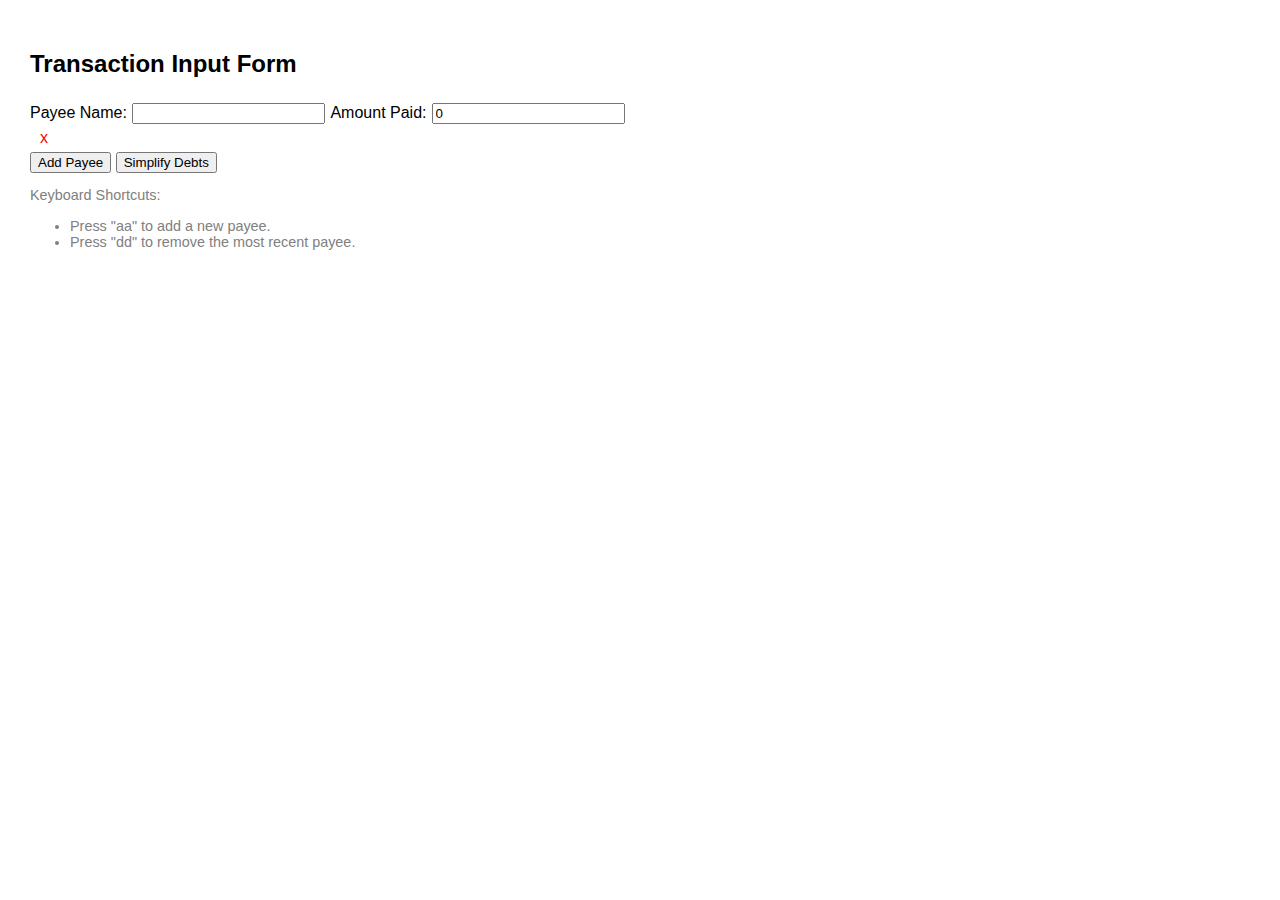
<file: settled.html>
<!DOCTYPE html>
<html lang="en">
<!-- ai generated
https://www.perplexity.ai/search/can-you-write-me-a-javascript-zpnNMZxPTqmGPd5TsFJrbQ
-->
<head>
    <meta charset="UTF-8">
    <meta name="viewport" content="width=device-width, initial-scale=1.0">
    <title>Transaction Form</title>
    <style>
        body { font-family: Arial, sans-serif; margin: 0; padding: 0; }
        .form-container { margin: 20px; max-width: 600px; padding: 10px; }
        .payee { margin: 5px 0; display: flex; align-items: center; flex-wrap: wrap; }
        .payee label, .payee input { margin: 5px 5px 5px 0; }
        .payee input[type="text"], .payee input[type="number"] { flex: 1 1 auto; min-width: 100px; }
        .remove-button { margin-left: 10px; color: red; cursor: pointer; }
        .shortcut-info { display: none; margin-top: 10px; font-size: 0.9em; color: gray; }
        
        /* Show shortcut info on larger screens (e.g., desktop) */
        @media (min-width: 768px) {
            .shortcut-info { display: block; }
        }
    </style>
      <!-- Google tag (gtag.js) -->
      <script async src="https://www.googletagmanager.com/gtag/js?id=G-613KFM4J9H"></script>
      <script>
        window.dataLayer = window.dataLayer || [];
        function gtag(){dataLayer.push(arguments);}
        gtag('js', new Date());
      
        gtag('config', 'G-613KFM4J9H');
      </script>    
</head>
<body>
    <div class="form-container">
        <h2>Transaction Input Form</h2>
        <form id="transactionForm">
            <div id="payeesContainer">
                <div class="payee">
                    <label>Payee Name:</label>
                    <input type="text" name="payeeName" required />
                    <label>Amount Paid:</label>
                    <input type="number" name="amount" value="0" min="0" step="0.01" />
                    <span class="remove-button" onclick="removePayee(this)">x</span>
                </div>
            </div>
            <button type="button" id="addPayee">Add Payee</button>
            <input type="submit" value="Simplify Debts" />
        </form>
        <div id="resultDisplay"></div>
        <div class="shortcut-info">
            <p>Keyboard Shortcuts:</p>
            <ul>
                <li>Press "aa" to add a new payee.</li>
                <li>Press "dd" to remove the most recent payee.</li>
            </ul>
        </div>
    </div>
    <script>
        function simplifyDebts(transactions) {
            const balances = {};

            // Calculate net balance for each person
            transactions.forEach(([person, amount]) => {
                if (!balances[person]) balances[person] = 0;
                balances[person] += amount;
            });

            const totalPaid = Object.values(balances).reduce((a, b) => a + b, 0);
            const averagePaid = totalPaid / transactions.length;

            // Calculate net balance after averaging
            for (let person in balances) {
                balances[person] -= averagePaid;
            }

            const creditors = [];
            const debtors = [];

            // Separate balances into creditors and debtors
            for (let person in balances) {
                if (balances[person] > 0) {
                    creditors.push({ person, balance: balances[person] });
                } else if (balances[person] < 0) {
                    debtors.push({ person, balance: -balances[person] });
                }
            }

            const simplifiedTransactions = [];

            // Match debtors with creditors
            while (debtors.length && creditors.length) {
                const debtor = debtors[0];
                const creditor = creditors[0];

                const settledAmount = Math.min(debtor.balance, creditor.balance);

                simplifiedTransactions.push([debtor.person, creditor.person, settledAmount]);

                debtor.balance -= settledAmount;
                creditor.balance -= settledAmount;

                if (debtor.balance === 0) debtors.shift();
                if (creditor.balance === 0) creditors.shift();
            }

            return simplifiedTransactions;
        }

        document.getElementById('addPayee').addEventListener('click', addPayee);

        function addPayee() {
            const payeesContainer = document.getElementById('payeesContainer');
            const newPayee = document.createElement('div');
            newPayee.className = 'payee';
            newPayee.innerHTML = `
                <label>Payee Name:</label>
                <input type="text" name="payeeName" required />
                <label>Amount Paid:</label>
                <input type="number" name="amount" value="0" min="0" step="0.01" />
                <span class="remove-button" onclick="removePayee(this)">x</span>
            `;
            payeesContainer.appendChild(newPayee);
            const allPayees = payeesContainer.getElementsByClassName('payee');
            if (allPayees.length >= 10) {
                document.getElementById('addPayee').disabled = true;
                alert('Max payees reached.');
            }
        }

        function removePayee(button) {
            const payee = button.parentElement;
            payee.remove();
            document.getElementById('addPayee').disabled = false;
        }

        function removeLastPayee() {
            const payeesContainer = document.getElementById('payeesContainer');
            const payees = payeesContainer.getElementsByClassName('payee');
            if (payees.length > 0) {
                payees[payees.length - 1].remove();
                document.getElementById('addPayee').disabled = false;
            }
        }

        document.getElementById('transactionForm').addEventListener('submit', function(e) {
            e.preventDefault();
            const payees = [];
            const payeeElements = document.querySelectorAll('.payee');
            payeeElements.forEach(payeeElement => {
                const payeeName = payeeElement.querySelector('input[name="payeeName"]').value;
                const amount = parseFloat(payeeElement.querySelector('input[name="amount"]').value);
                payees.push([payeeName, amount]);
            });

            // Simplify the debts
            const result = simplifyDebts(payees);

            // Show result on the page
            const resultDisplay = document.getElementById('resultDisplay');
            resultDisplay.innerHTML = result.length > 0 
                ? result.map(res => `<p>${res[0]} pays $${res[2].toFixed(2)} to ${res[1]}</p>`).join('') 
                : '<p>No debts to settle.</p>';
        });

        let keySequence = '';

        document.addEventListener('keydown', function(event) {
            if (document.activeElement.tagName !== 'INPUT') {
                keySequence += event.key.toLowerCase();
                if (keySequence.endsWith('aa')) {
                    addPayee();
                    keySequence = ''; // Reset after action
                } else if (keySequence.endsWith('dd')) {
                    removeLastPayee();
                    keySequence = ''; // Reset after action
                }
            }
        });
    </script>
</body>
</html>
</file>
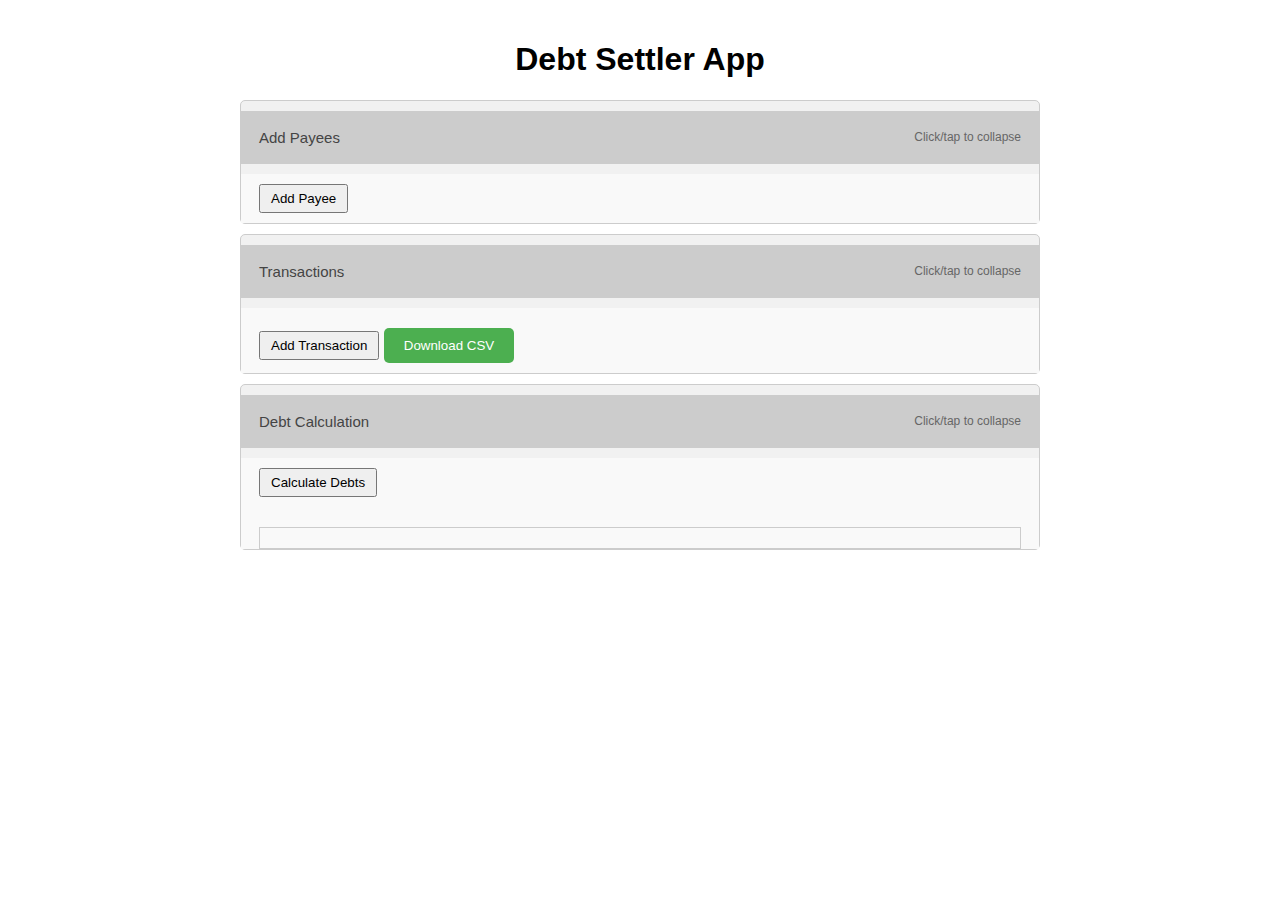
<file: settledv2.html>
<!DOCTYPE html>
<html lang="en">
<head>
    <meta charset="UTF-8">
    <meta name="viewport" content="width=device-width, initial-scale=1.0">
    <title>Debt Settler App</title>
    <style>
        body {
            font-family: Arial, sans-serif;
            max-width: 800px;
            margin: 0 auto;
            padding: 20px;
        }
        h1 {
            text-align: center;
        }
        .collapsible {
            background-color: #f1f1f1;
            margin-bottom: 10px;
            border: 1px solid #ccc;
            border-radius: 5px;
        }
        .collapsible-button {
            background-color: #e7e7e7;
            color: #444;
            cursor: pointer;
            padding: 18px;
            width: 100%;
            border: none;
            text-align: left;
            outline: none;
            font-size: 15px;
            display: flex;
            justify-content: space-between;
            align-items: center;
        }
        .active, .collapsible-button:hover {
            background-color: #ccc;
        }
        .content {
            padding: 0 18px;
            overflow: hidden;
            background-color: #f9f9f9;
        }
        button {
            margin: 10px 0;
            padding: 5px 10px;
        }
        #results {
            margin-top: 20px;
            border: 1px solid #ccc;
            padding: 10px;
        }
        .payee-input, .transaction-input {
            margin-bottom: 10px;
        }
        .transaction-input {
            border: 1px solid #ddd;
            padding: 10px;
            margin-bottom: 15px;
            display: flex;
            flex-wrap: wrap;
            align-items: center;
        }
        .transaction-input > * {
            margin-right: 10px;
            margin-bottom: 5px;
        }
        .involved-payees {
            width: 100%;
            margin-top: 10px;
        }
        .involved-payees label {
            display: inline-block;
            margin-right: 10px;
        }
        #download-csv {
            margin-top: 20px;
            background-color: #4CAF50;
            color: white;
            padding: 10px 20px;
            border: none;
            border-radius: 5px;
            cursor: pointer;
        }
        #download-csv:hover {
            background-color: #45a049;
        }
        .collapse-text {
            font-size: 12px;
            color: #666;
        }
        @media (max-width: 600px) {
            body {
                padding: 10px;
            }
            .collapsible-button {
                font-size: 14px;
            }
            .transaction-input {
                flex-direction: column;
                align-items: flex-start;
            }
            .transaction-input > * {
                width: 100%;
                margin-right: 0;
            }
            .transaction-input select,
            .transaction-input button {
                margin-top: 5px;
            }
        }
    </style>
</head>
<body>
    <h1>Debt Settler App</h1>

    <div class="collapsible">
        <button class="collapsible-button active">
            Add Payees
            <span class="collapse-text">Click/tap to collapse</span>
        </button>
        <div class="content" style="display: block;">
            <div id="payees-container">
                <!-- Payee input fields will be dynamically added here -->
            </div>
            <button id="add-payee">Add Payee</button>
        </div>
    </div>

    <div class="collapsible">
        <button class="collapsible-button active">
            Transactions
            <span class="collapse-text">Click/tap to collapse</span>
        </button>
        <div class="content" style="display: block;">
            <div id="transactions-container">
                <!-- Transaction input fields will be dynamically added here -->
            </div>
            <button id="add-transaction">Add Transaction</button>
            <button id="download-csv">Download CSV</button>
        </div>
    </div>

    <div class="collapsible">
        <button class="collapsible-button active">
            Debt Calculation
            <span class="collapse-text">Click/tap to collapse</span>
        </button>
        <div class="content" style="display: block;">
            <button id="calculate-debts">Calculate Debts</button>
            <div id="results"></div>
        </div>
    </div>

    <script>
        const MAX_PAYEES = 10;
        let payees = [];
        let transactions = [];

        const payeesContainer = document.getElementById('payees-container');
        const transactionsContainer = document.getElementById('transactions-container');
        const addPayeeButton = document.getElementById('add-payee');
        const addTransactionButton = document.getElementById('add-transaction');
        const calculateDebtsButton = document.getElementById('calculate-debts');
        const resultsDiv = document.getElementById('results');
        const downloadCsvButton = document.getElementById('download-csv');

        addPayeeButton.addEventListener('click', addPayee);
        addTransactionButton.addEventListener('click', addTransaction);
        calculateDebtsButton.addEventListener('click', calculateDebts);
        downloadCsvButton.addEventListener('click', downloadCSV);

        // Collapsible functionality
        const collapsibleButtons = document.querySelectorAll('.collapsible-button');
        collapsibleButtons.forEach(button => {
            button.addEventListener('click', function() {
                this.classList.toggle('active');
                const content = this.nextElementSibling;
                if (content.style.display === "block") {
                    content.style.display = "none";
                    this.querySelector('.collapse-text').textContent = "Click/tap to expand";
                } else {
                    content.style.display = "block";
                    this.querySelector('.collapse-text').textContent = "Click/tap to collapse";
                }
            });
        });

        function addPayee() {
            if (payees.length >= MAX_PAYEES) {
                alert('Maximum number of payees reached');
                return;
            }

            const payeeInput = document.createElement('div');
            payeeInput.className = 'payee-input';
            payeeInput.innerHTML = `
                <input type="text" placeholder="Payee name" onchange="updatePayeeName(this)">
                <button onclick="removePayee(this)">Remove</button>
            `;
            payeesContainer.appendChild(payeeInput);
            payees.push('');
            updateTransactions();
        }

        function updatePayeeName(input) {
            const index = Array.from(payeesContainer.children).indexOf(input.parentElement);
            payees[index] = input.value;
            updateTransactions();
        }

        function removePayee(button) {
            const payeeInput = button.parentElement;
            const index = Array.from(payeesContainer.children).indexOf(payeeInput);
            payees.splice(index, 1);
            payeeInput.remove();
            updateTransactions();
        }

        function addTransaction() {
            const transactionInput = document.createElement('div');
            transactionInput.className = 'transaction-input';
            transactionInput.innerHTML = `
                <input type="text" placeholder="Transaction name">
                <input type="number" placeholder="Amount" step="0.01" min="0" oninput="validateAmount(this)">
                <select>
                    ${payees.map((payee, index) => `<option value="${index}">${payee}</option>`).join('')}
                </select>
                <button onclick="removeTransaction(this)">Remove</button>
                <div class="involved-payees">
                    ${payees.map((payee, index) => `
                        <label>
                            <input type="checkbox" value="${index}" checked>
                            ${payee}
                        </label>
                    `).join('')}
                </div>
            `;
            transactionsContainer.appendChild(transactionInput);
            transactions.push({});
        }

        function validateAmount(input) {
            if (input.value < 0) {
                input.value = '';
            }
        }

        function removeTransaction(button) {
            const transactionInput = button.parentElement;
            const index = Array.from(transactionsContainer.children).indexOf(transactionInput);
            transactions.splice(index, 1);
            transactionInput.remove();
        }

        function updateTransactions() {
            transactionsContainer.innerHTML = '';
            transactions = [];
            addTransactionButton.disabled = payees.length === 0;

            // Add new transaction if there are payees
            if (payees.length > 0) {
                addTransaction();
            }
        }

        function calculateDebts() {
            const debts = {};
            payees.forEach(payee => debts[payee] = 0);

            Array.from(transactionsContainer.children).forEach(transactionInput => {
                const name = transactionInput.querySelector('input[type="text"]').value;
                const amount = parseFloat(transactionInput.querySelector('input[type="number"]').value);
                const payer = payees[transactionInput.querySelector('select').value];
                const involvedPayees = Array.from(transactionInput.querySelectorAll('input[type="checkbox"]:checked'))
                    .map(checkbox => payees[checkbox.value]);

                if (name && !isNaN(amount) && payer && involvedPayees.length > 0) {
                    const splitAmount = amount / involvedPayees.length;

                    debts[payer] += amount;
                    involvedPayees.forEach(payee => {
                        debts[payee] -= splitAmount;
                    });
                }
            });

            const settlements = [];
            const debtors = Object.entries(debts).filter(([_, amount]) => amount < 0);
            const creditors = Object.entries(debts).filter(([_, amount]) => amount > 0);

            debtors.forEach(([debtor, debtAmount]) => {
                creditors.forEach(([creditor, creditAmount]) => {
                    if (debtAmount < 0 && creditAmount > 0) {
                        const settlementAmount = Math.min(-debtAmount, creditAmount);
                        settlements.push(`${debtor} owes ${creditor} $${settlementAmount.toFixed(2)}`);
                        debtAmount += settlementAmount;
                        creditAmount -= settlementAmount;
                    }
                });
            });

            resultsDiv.innerHTML = settlements.length > 0 ? settlements.join('<br>') : 'No debts to settle.';
        }

        function generateGUID() {
            return 'xxxxxxxx-xxxx-4xxx-yxxx-xxxxxxxxxxxx'.replace(/[xy]/g, function(c) {
                var r = Math.random() * 16 | 0,
                    v = c == 'x' ? r : (r & 0x3 | 0x8);
                return v.toString(16);
            });
        }

        function downloadCSV() {
            const csvContent = generateCSV();
            const blob = new Blob([csvContent], { type: 'text/csv;charset=utf-8;' });
            const link = document.createElement('a');
            if (link.download !== undefined) {
                const url = URL.createObjectURL(blob);
                link.setAttribute('href', url);
                link.setAttribute('download', 'transactions.csv');
                link.style.visibility = 'hidden';
                document.body.appendChild(link);
                link.click();
                document.body.removeChild(link);
            }
        }

        function generateCSV() {
            let csvContent = 'GUID,Transaction Name,Amount,Payer,Involved Payees\n';
            
            Array.from(transactionsContainer.children).forEach(transactionInput => {
                const guid = generateGUID();
                const name = transactionInput.querySelector('input[type="text"]').value;
                const amount = transactionInput.querySelector('input[type="number"]').value;
                const payer = payees[transactionInput.querySelector('select').value];
                const involvedPayees = Array.from(transactionInput.querySelectorAll('input[type="checkbox"]:checked'))
                    .map(checkbox => payees[checkbox.value])
                    .join(', ');

                if (name && amount && payer) {
                    csvContent += `"${guid}","${name}",${amount},"${payer}","${involvedPayees}"\n`;
                }
            });

            return csvContent;
        }
    </script>
</body>
<!-- https://www.perplexity.ai/search/i-want-to-create-a-debt-settli-cYNEAaXnQnaakVHWPQY2xA -->
</html>
</file>
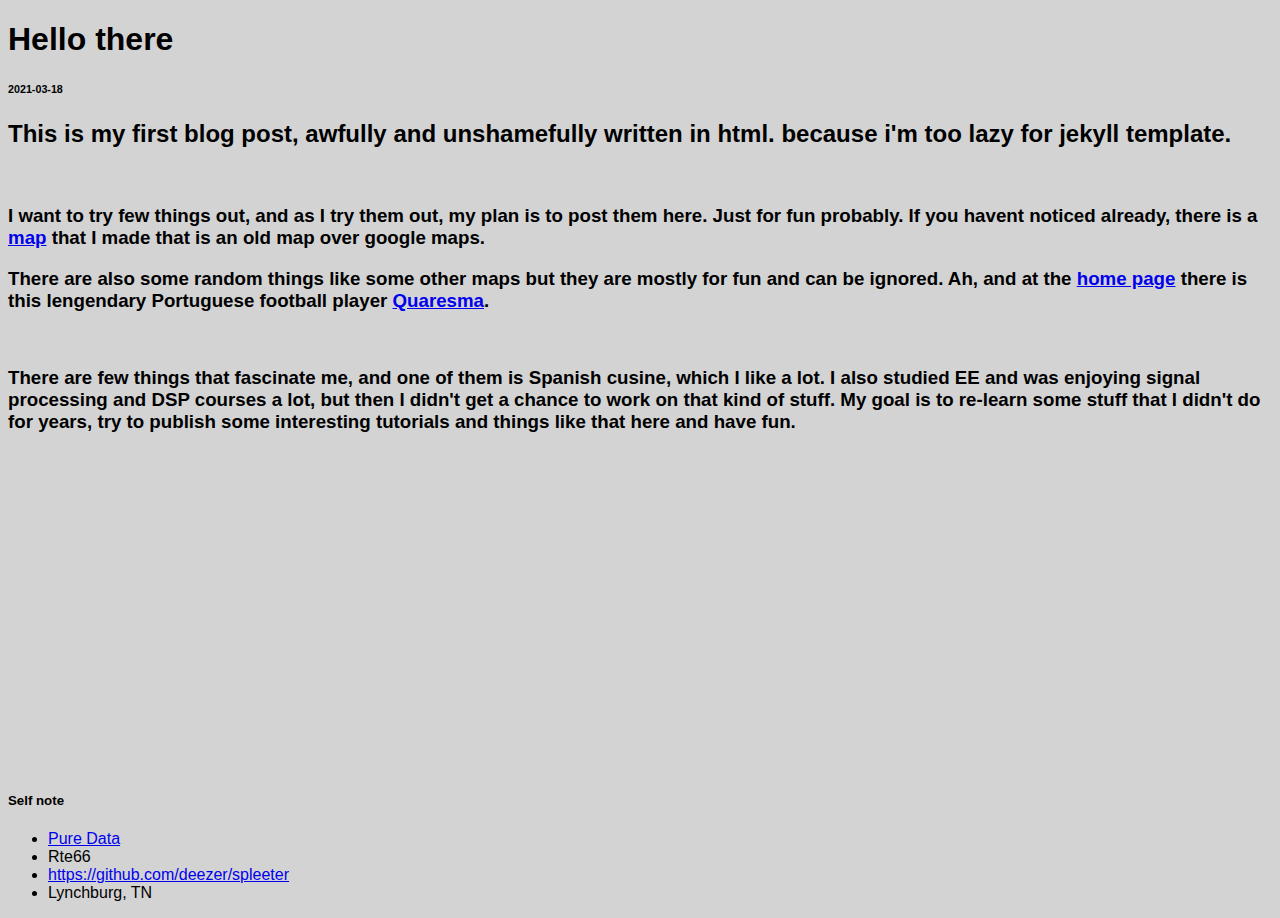
<file: blog/2021-03-18-hello.html>
<!doctype html>

<html lang="en">
<head>
    <!-- Google tag (gtag.js) -->
<script async src="https://www.googletagmanager.com/gtag/js?id=G-613KFM4J9H"></script>
<script>
  window.dataLayer = window.dataLayer || [];
  function gtag(){dataLayer.push(arguments);}
  gtag('js', new Date());

  gtag('config', 'G-613KFM4J9H');
</script>
  <meta charset="utf-8">
  <link rel="stylesheet" media="screen" href="http://fontlibrary.org/face/comic-relief" type="text/css"/>
</script>
  

  <title>Let's call this an experiment</title>
  <meta name="description" content="stuff">
  <meta name="author" content="Bedi">


  <link rel="stylesheet" href="../styles.css">

</head>

<body>
    <h1>Hello there</h1>
    <h6>2021-03-18</h6>
    <h2>This is my first blog post, awfully and unshamefully written in html. because i'm too lazy for jekyll template.</h2>
    <br>
    <h3> I want to try few things out, and as I try them out, my plan is to post them here. Just for fun probably. If you havent noticed already, 
        there is a <a href="../map.html">map</a> that I made that is an old map over google maps.
    </h3>
    <h3>There are also some random things like some other maps but they are mostly for fun and can be ignored. Ah, and at the <a href="../index.html">home page</a>  there is this lengendary
        Portuguese football player <a href="https://en.wikipedia.org/wiki/Ricardo_Quaresma">Quaresma</a>.
    </h3>
    <br>
    <h3>
        There are few things that fascinate me, and one of them is Spanish cusine, which I like a lot. I also studied EE and was enjoying signal processing and DSP 
        courses a lot, but then I didn't get a chance to work on that kind of stuff. My goal is to re-learn some stuff that I didn't do for years, try to publish some
        interesting tutorials and things like that here and have fun. 
    </h3>
    <iframe width="560" height="315" src="https://www.youtube.com/embed/Q6s7Jt8IckU" frameborder="0" allow="accelerometer; autoplay; clipboard-write; encrypted-media; gyroscope; picture-in-picture" allowfullscreen></iframe>

    <h5>Self note</h5>
    <ul>
        <li><a href="https://puredata.info/">Pure Data</a></li>
        <li>Rte66</li>
        <li><a href="https://github.com/deezer/spleeter">https://github.com/deezer/spleeter</a></li>
        <li>Lynchburg, TN</li>
    </ul>
</body>
</html>
</file>
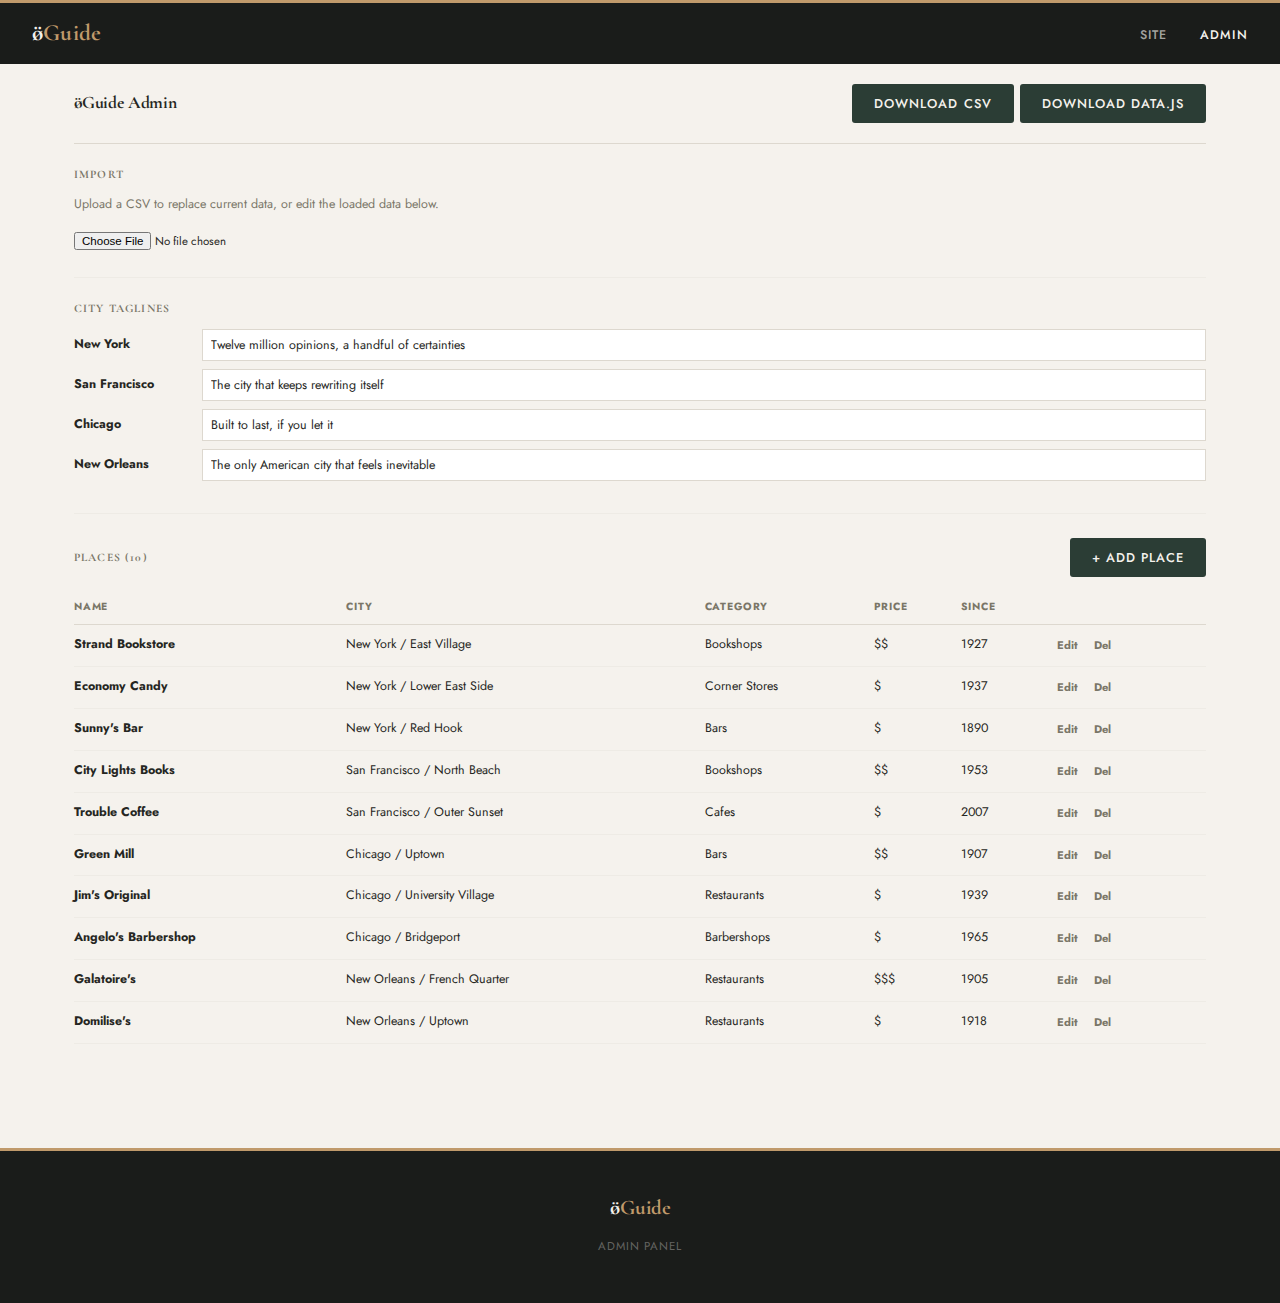
<file: OGuide/admin.html>
<!DOCTYPE html>
<html lang="en">
<head>
  <meta charset="UTF-8">
  <meta name="viewport" content="width=device-width, initial-scale=1.0">
  <title>Admin — ø̈Guide</title>
  <link rel="stylesheet" href="styles.css">
  <style>
    body { background: var(--bg); }

    .admin-header {
      padding: 20px 0;
      border-bottom: 1px solid var(--border);
      display: flex;
      justify-content: space-between;
      align-items: center;
      flex-wrap: wrap;
      gap: 10px;
    }
    .admin-header h1 {
      font-size: 1.1rem;
      font-weight: 700;
    }
    .admin-header h1 span { color: var(--accent); }
    .admin-actions { display: flex; gap: 6px; flex-wrap: wrap; }

    .admin-section {
      padding: 24px 0;
      border-bottom: 1px solid var(--border-light);
    }
    .admin-section h2 {
      font-size: 0.72rem;
      font-weight: 700;
      letter-spacing: 0.1em;
      text-transform: uppercase;
      color: var(--text-muted);
      margin-bottom: 14px;
    }

    /* Places table */
    .places-table {
      width: 100%;
      border-collapse: collapse;
      font-size: 0.78rem;
    }
    .places-table th {
      text-align: left;
      font-size: 0.65rem;
      font-weight: 700;
      letter-spacing: 0.08em;
      text-transform: uppercase;
      color: var(--text-muted);
      padding: 8px 8px 8px 0;
      border-bottom: 1px solid var(--border);
    }
    .places-table td {
      padding: 10px 8px 10px 0;
      border-bottom: 1px solid var(--border-light);
      vertical-align: top;
      font-weight: 400;
    }
    .places-table tr:hover td { background: rgba(0,0,0,0.02); }
    .places-table .col-name { font-weight: 700; }
    .places-table .col-actions { white-space: nowrap; }
    .row-btn {
      font-size: 0.7rem;
      font-weight: 700;
      color: var(--text-muted);
      cursor: pointer;
      padding: 2px 6px;
      transition: color 0.15s;
    }
    .row-btn:hover { color: var(--text); }
    .row-btn--del:hover { color: #b44; }

    /* Edit form */
    .edit-panel {
      display: none;
      padding: 24px 0;
      border-bottom: 1px solid var(--border);
    }
    .edit-panel.is-open { display: block; }
    .edit-panel h3 {
      font-size: 0.8rem;
      font-weight: 700;
      margin-bottom: 16px;
    }
    .form-grid {
      display: grid;
      grid-template-columns: 1fr 1fr;
      gap: 12px;
    }
    .form-group {
      display: flex;
      flex-direction: column;
      gap: 4px;
    }
    .form-group--full { grid-column: 1 / -1; }
    .form-group label {
      font-size: 0.65rem;
      font-weight: 700;
      letter-spacing: 0.08em;
      text-transform: uppercase;
      color: var(--text-muted);
    }
    .form-group input,
    .form-group select,
    .form-group textarea {
      font-family: var(--font);
      font-size: 0.8rem;
      font-weight: 400;
      padding: 8px 10px;
      border: 1px solid var(--border);
      background: #fff;
      color: var(--text);
      outline: none;
    }
    .form-group input:focus,
    .form-group select:focus,
    .form-group textarea:focus {
      border-color: var(--accent);
    }
    .form-group textarea { resize: vertical; min-height: 80px; line-height: 1.6; }
    .form-group .check-row {
      flex-direction: row;
      align-items: center;
      gap: 8px;
      padding-top: 4px;
    }
    .form-group .check-row input { width: auto; accent-color: var(--accent); }
    .form-group .check-row label {
      font-size: 0.78rem;
      text-transform: none;
      letter-spacing: 0;
      color: var(--text);
    }
    .form-actions {
      margin-top: 16px;
      display: flex;
      gap: 8px;
    }

    /* City taglines */
    .city-row {
      display: grid;
      grid-template-columns: 120px 1fr;
      gap: 8px;
      align-items: center;
      margin-bottom: 8px;
    }
    .city-row span {
      font-size: 0.78rem;
      font-weight: 700;
    }
    .city-row input {
      font-family: var(--font);
      font-size: 0.78rem;
      font-weight: 400;
      padding: 6px 8px;
      border: 1px solid var(--border);
      background: #fff;
      color: var(--text);
      outline: none;
    }
    .city-row input:focus { border-color: var(--accent); }

    /* Import */
    .import-area {
      margin-top: 12px;
    }
    .import-area input[type=file] {
      font-family: var(--font);
      font-size: 0.72rem;
    }

    @media (max-width: 600px) {
      .form-grid { grid-template-columns: 1fr; }
      .places-table { font-size: 0.7rem; }
    }
  </style>
</head>
<body>

  <nav class="oguide-nav">
    <a class="oguide-nav__logo" href="index.html">ø̈<span>Guide</span></a>
    <ul class="oguide-nav__links">
      <li><a href="index.html">Site</a></li>
      <li><a href="admin.html" class="is-active">Admin</a></li>
    </ul>
  </nav>

  <div class="container">

    <div class="admin-header">
      <h1>ø̈<span>Guide</span> Admin</h1>
      <div class="admin-actions">
        <button class="btn" onclick="downloadCSV()">Download CSV</button>
        <button class="btn" onclick="downloadDataJS()">Download data.js</button>
      </div>
    </div>

    <!-- Import CSV -->
    <div class="admin-section">
      <h2>Import</h2>
      <p style="font-size:0.78rem;font-weight:400;color:var(--text-muted);margin-bottom:10px;">Upload a CSV to replace current data, or edit the loaded data below.</p>
      <div class="import-area">
        <input type="file" id="csv-upload" accept=".csv">
      </div>
    </div>

    <!-- City Taglines -->
    <div class="admin-section">
      <h2>City Taglines</h2>
      <div id="city-editor"></div>
    </div>

    <!-- Edit Panel -->
    <div class="edit-panel" id="edit-panel">
      <h3 id="edit-title">Add Place</h3>
      <div class="form-grid">
        <div class="form-group">
          <label>Name</label>
          <input type="text" id="f-name">
        </div>
        <div class="form-group">
          <label>Category</label>
          <select id="f-category"></select>
        </div>
        <div class="form-group">
          <label>City</label>
          <select id="f-city"></select>
        </div>
        <div class="form-group">
          <label>Neighbourhood</label>
          <input type="text" id="f-neighborhood">
        </div>
        <div class="form-group">
          <label>Address</label>
          <input type="text" id="f-address">
        </div>
        <div class="form-group">
          <label>Phone</label>
          <input type="text" id="f-phone">
        </div>
        <div class="form-group">
          <label>Website</label>
          <input type="text" id="f-website">
        </div>
        <div class="form-group">
          <label>Hours</label>
          <input type="text" id="f-hours">
        </div>
        <div class="form-group">
          <label>Type</label>
          <input type="text" id="f-type">
        </div>
        <div class="form-group">
          <label>Price Range</label>
          <select id="f-price">
            <option value="$">$</option>
            <option value="$$">$$</option>
            <option value="$$$">$$$</option>
            <option value="$$$$">$$$$</option>
          </select>
        </div>
        <div class="form-group">
          <label>Since (year)</label>
          <input type="number" id="f-since" min="1800" max="2030">
        </div>
        <div class="form-group">
          <label>&nbsp;</label>
          <div class="check-row" style="display:flex;align-items:center;gap:8px;padding-top:4px;">
            <input type="checkbox" id="f-featured">
            <label for="f-featured">Featured / Essential</label>
          </div>
        </div>
        <div class="form-group form-group--full">
          <label>Description (short, for cards)</label>
          <textarea id="f-description" rows="2"></textarea>
        </div>
        <div class="form-group form-group--full">
          <label>Write-up (full editorial)</label>
          <textarea id="f-writeup" rows="5"></textarea>
        </div>
      </div>
      <div class="form-actions">
        <button class="btn" id="save-btn" onclick="savePlace()">Save</button>
        <button class="btn btn-outline" onclick="closeForm()">Cancel</button>
      </div>
    </div>

    <!-- Places Table -->
    <div class="admin-section" style="border-bottom:none;">
      <div style="display:flex;justify-content:space-between;align-items:center;margin-bottom:14px;">
        <h2 style="margin-bottom:0;">Places (<span id="place-count">0</span>)</h2>
        <button class="btn" onclick="openAdd()">+ Add Place</button>
      </div>
      <table class="places-table">
        <thead>
          <tr>
            <th>Name</th>
            <th>City</th>
            <th>Category</th>
            <th>Price</th>
            <th>Since</th>
            <th></th>
          </tr>
        </thead>
        <tbody id="places-tbody"></tbody>
      </table>
    </div>

  </div>

  <footer class="oguide-footer">
    <div class="oguide-footer__logo">ø̈<span>Guide</span></div>
    <p class="oguide-footer__note">Admin Panel</p>
  </footer>

  <script src="data.js"></script>
  <script>
    // --- State ---
    let places = JSON.parse(JSON.stringify(OGuideData.businesses));
    let cities = JSON.parse(JSON.stringify(OGuideData.cities));
    let categories = JSON.parse(JSON.stringify(OGuideData.categories));
    let editingId = null; // null = adding new

    // --- Render table ---
    function renderTable() {
      const tbody = document.getElementById('places-tbody');
      document.getElementById('place-count').textContent = places.length;
      tbody.innerHTML = places.map(p => `
        <tr>
          <td class="col-name">${esc(p.name)}</td>
          <td>${esc(cityName(p.city))} / ${esc(p.neighborhood)}</td>
          <td>${esc(catLabel(p.category))}</td>
          <td>${esc(p.priceRange)}</td>
          <td>${p.since || '--'}</td>
          <td class="col-actions">
            <button class="row-btn" onclick="openEdit(${p.id})">Edit</button>
            <button class="row-btn row-btn--del" onclick="deletePlace(${p.id})">Del</button>
          </td>
        </tr>
      `).join('');
    }

    function cityName(id) {
      const c = cities.find(c => c.id === id);
      return c ? c.name : id;
    }
    function catLabel(id) {
      const c = categories.find(c => c.id === id);
      return c ? c.label : id;
    }
    function esc(s) {
      const d = document.createElement('div');
      d.textContent = s || '';
      return d.innerHTML;
    }

    // --- City editor ---
    function renderCities() {
      const el = document.getElementById('city-editor');
      el.innerHTML = cities.map((c, i) => `
        <div class="city-row">
          <span>${esc(c.name)}</span>
          <input type="text" value="${esc(c.tagline)}" onchange="cities[${i}].tagline = this.value">
        </div>
      `).join('');
    }

    // --- Populate dropdowns ---
    function populateDropdowns() {
      const catSel = document.getElementById('f-category');
      const citySel = document.getElementById('f-city');
      catSel.innerHTML = categories.map(c =>
        `<option value="${c.id}">${c.label}</option>`
      ).join('');
      citySel.innerHTML = cities.map(c =>
        `<option value="${c.id}">${c.name}</option>`
      ).join('');
    }

    // --- Form ---
    function openAdd() {
      editingId = null;
      document.getElementById('edit-title').textContent = 'Add Place';
      document.getElementById('save-btn').textContent = 'Add';
      clearForm();
      document.getElementById('edit-panel').classList.add('is-open');
      document.getElementById('f-name').focus();
    }

    function openEdit(id) {
      const p = places.find(b => b.id === id);
      if (!p) return;
      editingId = id;
      document.getElementById('edit-title').textContent = 'Edit Place';
      document.getElementById('save-btn').textContent = 'Update';
      document.getElementById('f-name').value = p.name || '';
      document.getElementById('f-category').value = p.category || '';
      document.getElementById('f-city').value = p.city || '';
      document.getElementById('f-neighborhood').value = p.neighborhood || '';
      document.getElementById('f-address').value = p.address || '';
      document.getElementById('f-phone').value = p.phone || '';
      document.getElementById('f-website').value = p.website || '';
      document.getElementById('f-hours').value = p.hours || '';
      document.getElementById('f-type').value = p.type || '';
      document.getElementById('f-price').value = p.priceRange || '$$';
      document.getElementById('f-since').value = p.since || '';
      document.getElementById('f-featured').checked = !!p.featured;
      document.getElementById('f-description').value = p.description || '';
      document.getElementById('f-writeup').value = p.writeup || '';
      document.getElementById('edit-panel').classList.add('is-open');
      document.getElementById('f-name').focus();
    }

    function closeForm() {
      document.getElementById('edit-panel').classList.remove('is-open');
      editingId = null;
    }

    function clearForm() {
      ['f-name','f-neighborhood','f-address','f-phone','f-website','f-hours','f-type','f-description','f-writeup'].forEach(id => {
        document.getElementById(id).value = '';
      });
      document.getElementById('f-since').value = '';
      document.getElementById('f-featured').checked = false;
      document.getElementById('f-price').value = '$$';
      if (categories.length) document.getElementById('f-category').value = categories[0].id;
      if (cities.length) document.getElementById('f-city').value = cities[0].id;
    }

    function readForm() {
      return {
        name: document.getElementById('f-name').value.trim(),
        category: document.getElementById('f-category').value,
        city: document.getElementById('f-city').value,
        neighborhood: document.getElementById('f-neighborhood').value.trim(),
        address: document.getElementById('f-address').value.trim(),
        phone: document.getElementById('f-phone').value.trim(),
        website: document.getElementById('f-website').value.trim() || '#',
        hours: document.getElementById('f-hours').value.trim(),
        type: document.getElementById('f-type').value.trim(),
        priceRange: document.getElementById('f-price').value,
        since: parseInt(document.getElementById('f-since').value) || null,
        featured: document.getElementById('f-featured').checked,
        description: document.getElementById('f-description').value.trim(),
        writeup: document.getElementById('f-writeup').value.trim()
      };
    }

    function savePlace() {
      const data = readForm();
      if (!data.name) { alert('Name is required.'); return; }

      if (editingId !== null) {
        const idx = places.findIndex(p => p.id === editingId);
        if (idx !== -1) {
          places[idx] = { ...places[idx], ...data };
        }
      } else {
        const maxId = places.reduce((m, p) => Math.max(m, p.id), 0);
        places.push({ id: maxId + 1, ...data });
      }
      closeForm();
      renderTable();
    }

    function deletePlace(id) {
      const p = places.find(b => b.id === id);
      if (!p) return;
      if (!confirm(`Delete "${p.name}"?`)) return;
      places = places.filter(b => b.id !== id);
      renderTable();
    }

    // --- CSV Export ---
    function downloadCSV() {
      const headers = ['id','name','category','city','neighborhood','address','phone','website','hours','type','priceRange','since','featured','description','writeup'];
      const rows = places.map(p => headers.map(h => csvCell(p[h])));
      const csv = [headers.join(','), ...rows.map(r => r.join(','))].join('\n');
      download('data.csv', csv, 'text/csv');
    }

    function csvCell(val) {
      if (val === null || val === undefined) return '';
      const s = String(val);
      if (s.includes(',') || s.includes('"') || s.includes('\n')) {
        return '"' + s.replace(/"/g, '""') + '"';
      }
      return s;
    }

    // --- CSV Import ---
    document.getElementById('csv-upload').addEventListener('change', e => {
      const file = e.target.files[0];
      if (!file) return;
      const reader = new FileReader();
      reader.onload = () => {
        try {
          const rows = parseCSV(reader.result);
          if (rows.length < 2) { alert('CSV appears empty.'); return; }
          const headers = rows[0];
          const newPlaces = [];
          for (let i = 1; i < rows.length; i++) {
            const row = rows[i];
            if (row.length < headers.length) continue;
            const obj = {};
            headers.forEach((h, j) => obj[h.trim()] = row[j]);
            obj.id = parseInt(obj.id) || i;
            obj.since = parseInt(obj.since) || null;
            obj.featured = obj.featured === 'true' || obj.featured === '1';
            newPlaces.push(obj);
          }
          places = newPlaces;
          // derive cities/categories from imported data
          deriveCitiesAndCategories();
          renderCities();
          populateDropdowns();
          renderTable();
          alert(`Imported ${newPlaces.length} places.`);
        } catch (err) {
          alert('Error parsing CSV: ' + err.message);
        }
      };
      reader.readAsText(file);
    });

    function parseCSV(text) {
      const rows = [];
      let row = [];
      let cell = '';
      let inQuotes = false;
      for (let i = 0; i < text.length; i++) {
        const ch = text[i];
        if (inQuotes) {
          if (ch === '"') {
            if (text[i + 1] === '"') { cell += '"'; i++; }
            else { inQuotes = false; }
          } else {
            cell += ch;
          }
        } else {
          if (ch === '"') { inQuotes = true; }
          else if (ch === ',') { row.push(cell); cell = ''; }
          else if (ch === '\n' || (ch === '\r' && text[i + 1] === '\n')) {
            row.push(cell); cell = '';
            if (row.some(c => c.trim())) rows.push(row);
            row = [];
            if (ch === '\r') i++;
          } else {
            cell += ch;
          }
        }
      }
      row.push(cell);
      if (row.some(c => c.trim())) rows.push(row);
      return rows;
    }

    function deriveCitiesAndCategories() {
      const cityIds = [...new Set(places.map(p => p.city))];
      cities = cityIds.map(id => {
        const existing = cities.find(c => c.id === id);
        return existing || { id, name: id.replace(/-/g, ' ').replace(/\b\w/g, c => c.toUpperCase()), tagline: '' };
      });
      const catIds = [...new Set(places.map(p => p.category))];
      categories = catIds.map(id => {
        const existing = categories.find(c => c.id === id);
        return existing || { id, label: id.replace(/-/g, ' ').replace(/\b\w/g, c => c.toUpperCase()) };
      });
    }

    // --- data.js Export ---
    function downloadDataJS() {
      const jsStr = (s) => s.replace(/\\/g, '\\\\').replace(/'/g, "\\'").replace(/\n/g, '\\n');

      let js = `// ø̈Guide — Data\n// Generated by admin panel\n\nconst OGuideData = {\n\n`;

      // Cities
      js += `  cities: [\n`;
      cities.forEach((c, i) => {
        js += `    { id: '${jsStr(c.id)}', name: '${jsStr(c.name)}', tagline: '${jsStr(c.tagline)}' }`;
        js += i < cities.length - 1 ? ',\n' : '\n';
      });
      js += `  ],\n\n`;

      // Categories
      js += `  categories: [\n`;
      categories.forEach((c, i) => {
        js += `    { id: '${jsStr(c.id)}', label: '${jsStr(c.label)}' }`;
        js += i < categories.length - 1 ? ',\n' : '\n';
      });
      js += `  ],\n\n`;

      // Businesses
      js += `  businesses: [\n`;
      places.forEach((p, i) => {
        js += `    {\n`;
        js += `      id: ${p.id},\n`;
        js += `      name: '${jsStr(p.name)}',\n`;
        js += `      category: '${jsStr(p.category)}',\n`;
        js += `      city: '${jsStr(p.city)}',\n`;
        js += `      neighborhood: '${jsStr(p.neighborhood)}',\n`;
        js += `      address: '${jsStr(p.address)}',\n`;
        js += `      phone: '${jsStr(p.phone)}',\n`;
        js += `      website: '${jsStr(p.website || '#')}',\n`;
        js += `      hours: '${jsStr(p.hours)}',\n`;
        js += `      type: '${jsStr(p.type)}',\n`;
        js += `      priceRange: '${jsStr(p.priceRange)}',\n`;
        js += `      since: ${p.since || 'null'},\n`;
        js += `      featured: ${!!p.featured},\n`;
        js += `      description: '${jsStr(p.description)}',\n`;
        js += `      writeup: '${jsStr(p.writeup)}'\n`;
        js += `    }`;
        js += i < places.length - 1 ? ',\n' : '\n';
      });
      js += `  ]\n\n};\n`;

      // Utility functions
      js += `\n// --- Utility helpers ---\n\n`;
      js += `function priceDisplay(range) {\n  return \`<span class="price-range">\${range}</span>\`;\n}\n\n`;
      js += `function renderBusinessCard(b) {\n`;
      js += `  const city = OGuideData.cities.find(c => c.id === b.city);\n`;
      js += `  return \`\n`;
      js += `    <a class="business-card" href="business.html?id=\${b.id}">\n`;
      js += `      <div class="business-card__body">\n`;
      js += `        <div class="business-card__meta">\n`;
      js += `          <span class="business-card__city">\${city ? city.name : b.city} / \${b.neighborhood}</span>\n`;
      js += `          \${priceDisplay(b.priceRange)}\n`;
      js += `        </div>\n`;
      js += `        <h3 class="business-card__name">\${b.name}</h3>\n`;
      js += `        <p class="business-card__desc">\${b.description}</p>\n`;
      js += `        <div class="business-card__footer">\n`;
      js += `          \${b.since ? \`<span class="business-card__since">Since \${b.since}</span>\` : '<span></span>'}\n`;
      js += `          <span class="business-card__arrow">&rarr;</span>\n`;
      js += `        </div>\n`;
      js += `      </div>\n`;
      js += `    </a>\n`;
      js += `  \`;\n}\n\n`;
      js += `function getParam(key) {\n  return new URLSearchParams(window.location.search).get(key) || '';\n}\n`;

      download('data.js', js, 'text/javascript');
    }

    function download(filename, content, mime) {
      const blob = new Blob([content], { type: mime });
      const a = document.createElement('a');
      a.href = URL.createObjectURL(blob);
      a.download = filename;
      a.click();
      URL.revokeObjectURL(a.href);
    }

    // --- Init ---
    renderCities();
    populateDropdowns();
    renderTable();
  </script>
</body>
</html>
</file>
<file: styles.css>
body {
    background-color: lightgray;
	font-family: 'Arial', Helvetica, sans-serif;
   font-weight: normal;
   font-style: normal;
}

.about-me {
	font-size: 31pt;
    color: black;
    margin: 5%;
    padding-top:1%;
}

.foti {
    padding-top:1%;
    max-width: 50%;
    max-height: 300px;
    object-fit: contain;
}

.harita{
    padding-top:1%;
    max-width: 50%;
    height: 400px;
    object-fit: contain;
}

}
#my-name {
color: black;
text-align:center;
font-size: 31pt;
}
#about-me {
color: black;
font-size: 16pt;
font-weight: bold;
}


#my-urls {
margin: 5%;
}

element.style {
  height:100%;
}
</file>
<file: OGuide/styles.css>
/* ═══════════════════════════════════════════════════════════════════
   öGuide — Shared Design System
   Nordic / Scandinavian aesthetic
   Fonts: Cormorant Garamond (headings) + Jost (body/UI)
   Scale:  0–30 (Zagat-style scoring)
═══════════════════════════════════════════════════════════════════ */

@import url('https://fonts.googleapis.com/css2?family=Cormorant+Garamond:ital,wght@0,400;0,600;0,700;1,400;1,600&family=Jost:wght@300;400;500;600&display=swap');

/* ── Custom Properties ───────────────────────────────────────────── */
:root {
  /* Palette */
  --bg:           #f5f2ed;       /* linen / birch */
  --surface:      #ffffff;
  --surface-2:    #ede9e2;       /* warm off-white */
  --dark:         #1a1c1a;       /* near black */
  --forest:       #2b3d35;       /* deep nordic green */
  --forest-light: #3f5c50;
  --moss:         #6b8f7e;       /* sage mid */
  --sand:         #c09a6b;       /* muted amber / score accent */
  --sand-light:   #e8d9c4;
  --text:         #252622;
  --text-muted:   #7a7668;
  --border:       #ddd8cf;
  --border-light: #eeebe5;

  /* Score tier colours */
  --score-high-bg:  #2b3d35;
  --score-high-fg:  #f5f2ed;
  --score-mid-bg:   #7a7668;
  --score-mid-fg:   #f5f2ed;
  --score-low-bg:   #c0bab2;
  --score-low-fg:   #252622;

  /* Typography */
  --font-serif: 'Cormorant Garamond', 'Georgia', serif;
  --font-sans:  'Jost', system-ui, sans-serif;

  /* Sizing */
  --max-width:  1180px;
  --nav-height: 64px;
  --radius:     3px;

  /* Transition */
  --ease: cubic-bezier(0.25, 0.46, 0.45, 0.94);
}

/* ── Reset ───────────────────────────────────────────────────────── */
*, *::before, *::after { box-sizing: border-box; margin: 0; padding: 0; }
html { font-size: 16px; scroll-behavior: smooth; }
body {
  font-family: var(--font-sans);
  background: var(--bg);
  color: var(--text);
  line-height: 1.6;
  -webkit-font-smoothing: antialiased;
}
img { display: block; max-width: 100%; }
a { color: inherit; text-decoration: none; }
ul, ol { list-style: none; }
button { font-family: var(--font-sans); cursor: pointer; border: none; background: none; }
input, select { font-family: var(--font-sans); }

/* ── Layout ──────────────────────────────────────────────────────── */
.container {
  max-width: var(--max-width);
  margin: 0 auto;
  padding: 0 24px;
}

/* ── Typography ──────────────────────────────────────────────────── */
h1, h2, h3, h4 {
  font-family: var(--font-serif);
  font-weight: 600;
  line-height: 1.15;
  letter-spacing: -0.01em;
}
.section-label {
  display: block;
  font-family: var(--font-sans);
  font-size: 0.7rem;
  font-weight: 500;
  letter-spacing: 0.14em;
  text-transform: uppercase;
  color: var(--text-muted);
  margin-bottom: 12px;
}
.section-heading {
  font-family: var(--font-serif);
  font-size: clamp(1.6rem, 3vw, 2.2rem);
  font-weight: 600;
  margin-bottom: 32px;
}

/* ── Navigation ──────────────────────────────────────────────────── */
.oguide-nav {
  position: sticky;
  top: 0;
  z-index: 100;
  height: var(--nav-height);
  background: var(--dark);
  border-top: 3px solid var(--sand);
  display: flex;
  align-items: center;
  justify-content: space-between;
  padding: 0 32px;
  transition: box-shadow 0.2s var(--ease);
}
.oguide-nav.is-scrolled {
  box-shadow: 0 2px 24px rgba(0,0,0,0.18);
}
.oguide-nav__logo {
  font-family: var(--font-serif);
  font-size: 1.45rem;
  font-weight: 700;
  color: var(--bg);
  letter-spacing: 0.01em;
  white-space: nowrap;
}
.oguide-nav__logo span { color: var(--sand); }

.oguide-nav__links {
  display: flex;
  gap: 32px;
  align-items: center;
}
.oguide-nav__links a {
  font-size: 0.78rem;
  font-weight: 500;
  letter-spacing: 0.1em;
  text-transform: uppercase;
  color: rgba(245,242,237,0.65);
  transition: color 0.15s;
}
.oguide-nav__links a:hover,
.oguide-nav__links a.is-active { color: var(--bg); }

.oguide-nav__hamburger {
  display: none;
  color: var(--bg);
  font-size: 1.4rem;
  line-height: 1;
  padding: 6px;
}

.oguide-nav__mobile-menu {
  display: none;
  position: absolute;
  top: var(--nav-height);
  left: 0; right: 0;
  background: var(--dark);
  padding: 16px 32px 24px;
  flex-direction: column;
  gap: 16px;
  border-top: 1px solid rgba(255,255,255,0.08);
}
.oguide-nav__mobile-menu.is-open { display: flex; }
.oguide-nav__mobile-menu a {
  font-size: 0.82rem;
  font-weight: 500;
  letter-spacing: 0.1em;
  text-transform: uppercase;
  color: rgba(245,242,237,0.7);
}

@media (max-width: 700px) {
  .oguide-nav__links  { display: none; }
  .oguide-nav__hamburger { display: block; }
}

/* ── Buttons ─────────────────────────────────────────────────────── */
.btn {
  display: inline-flex;
  align-items: center;
  gap: 6px;
  padding: 10px 22px;
  background: var(--forest);
  color: var(--bg);
  font-family: var(--font-sans);
  font-size: 0.8rem;
  font-weight: 500;
  letter-spacing: 0.08em;
  text-transform: uppercase;
  border-radius: var(--radius);
  transition: background 0.15s var(--ease), transform 0.1s;
  cursor: pointer;
  border: none;
}
.btn:hover { background: var(--forest-light); }
.btn:active { transform: translateY(1px); }

.btn-outline {
  background: transparent;
  color: var(--forest);
  border: 1.5px solid var(--forest);
}
.btn-outline:hover { background: var(--forest); color: var(--bg); }

/* ── Score Badge ─────────────────────────────────────────────────── */
.score-badge {
  display: inline-flex;
  align-items: center;
  justify-content: center;
  width: 44px;
  height: 44px;
  border-radius: 50%;
  font-family: var(--font-serif);
  font-size: 1.1rem;
  font-weight: 700;
  flex-shrink: 0;
}
.score-badge--sm {
  width: 32px; height: 32px;
  font-size: 0.85rem;
}
.score-badge--lg {
  width: 72px; height: 72px;
  font-size: 2rem;
}
/* Tier colours */
.score-badge.score--high { background: var(--score-high-bg); color: var(--score-high-fg); }
.score-badge.score--mid  { background: var(--score-mid-bg);  color: var(--score-mid-fg);  }
.score-badge.score--low  { background: var(--score-low-bg);  color: var(--score-low-fg);  }

/* ── Tags & Pills ────────────────────────────────────────────────── */
.tag {
  display: inline-block;
  padding: 3px 10px;
  font-size: 0.68rem;
  font-weight: 500;
  letter-spacing: 0.1em;
  text-transform: uppercase;
  background: var(--sand);
  color: var(--dark);
  border-radius: 2px;
}

.price-range {
  font-size: 0.8rem;
  font-weight: 500;
  color: var(--moss);
  letter-spacing: 0.04em;
}

/* ── Business Card ───────────────────────────────────────────────── */
.business-card {
  display: block;
  background: var(--surface);
  border: 1px solid var(--border);
  border-radius: var(--radius);
  overflow: hidden;
  transition: transform 0.18s var(--ease), box-shadow 0.18s var(--ease);
}
.business-card:hover {
  transform: translateY(-3px);
  box-shadow: 0 8px 28px rgba(26,28,26,0.1);
}

.business-card__img-wrap {
  position: relative;
  aspect-ratio: 16 / 10;
  overflow: hidden;
}
.business-card__img-wrap img {
  width: 100%; height: 100%;
  object-fit: cover;
  transition: transform 0.4s var(--ease);
}
.business-card:hover .business-card__img-wrap img {
  transform: scale(1.03);
}
.business-card__tag {
  position: absolute;
  bottom: 10px; left: 10px;
}

.business-card__body { padding: 18px 20px 20px; }

.business-card__meta {
  display: flex;
  justify-content: space-between;
  align-items: center;
  margin-bottom: 6px;
}
.business-card__city {
  font-size: 0.72rem;
  font-weight: 400;
  letter-spacing: 0.06em;
  text-transform: uppercase;
  color: var(--text-muted);
}
.business-card__name {
  font-family: var(--font-serif);
  font-size: 1.25rem;
  font-weight: 600;
  margin-bottom: 8px;
  color: var(--text);
}
.business-card__desc {
  font-size: 0.82rem;
  color: var(--text-muted);
  line-height: 1.55;
  margin-bottom: 16px;
}
.business-card__footer {
  display: flex;
  align-items: center;
  gap: 10px;
  border-top: 1px solid var(--border-light);
  padding-top: 14px;
}
.business-card__score-label {
  font-size: 0.72rem;
  letter-spacing: 0.08em;
  text-transform: uppercase;
  color: var(--text-muted);
  flex: 1;
}
.business-card__arrow {
  font-size: 0.9rem;
  color: var(--text-muted);
  transition: color 0.15s, transform 0.15s;
}
.business-card:hover .business-card__arrow {
  color: var(--forest);
  transform: translateX(3px);
}

/* List mode variant */
.business-card--list {
  display: grid;
  grid-template-columns: 220px 1fr;
}
.business-card--list .business-card__img-wrap {
  aspect-ratio: unset;
  height: 100%;
  min-height: 140px;
}
@media (max-width: 640px) {
  .business-card--list {
    grid-template-columns: 1fr;
  }
  .business-card--list .business-card__img-wrap { aspect-ratio: 16/9; }
}

/* ── Card Grid ───────────────────────────────────────────────────── */
.card-grid {
  display: grid;
  grid-template-columns: repeat(auto-fill, minmax(280px, 1fr));
  gap: 24px;
}
.card-grid--4 {
  grid-template-columns: repeat(4, 1fr);
}
.card-grid--list {
  grid-template-columns: 1fr;
  gap: 16px;
}

@media (max-width: 1024px) {
  .card-grid--4 { grid-template-columns: repeat(2, 1fr); }
}
@media (max-width: 640px) {
  .card-grid, .card-grid--4 { grid-template-columns: 1fr; }
}

/* ── Footer ──────────────────────────────────────────────────────── */
.oguide-footer {
  margin-top: 80px;
  padding: 40px 32px 48px;
  background: var(--dark);
  border-top: 3px solid var(--sand);
  display: flex;
  flex-direction: column;
  align-items: center;
  gap: 12px;
  text-align: center;
}
.oguide-footer__logo {
  font-family: var(--font-serif);
  font-size: 1.3rem;
  font-weight: 700;
  color: var(--bg);
}
.oguide-footer__logo span { color: var(--sand); }
.oguide-footer__note {
  font-size: 0.72rem;
  letter-spacing: 0.08em;
  text-transform: uppercase;
  color: rgba(245,242,237,0.35);
}

/* ── Score Scale Bar ─────────────────────────────────────────────── */
.score-bar-row {
  display: grid;
  grid-template-columns: 90px 1fr 36px;
  align-items: center;
  gap: 12px;
  margin-bottom: 14px;
}
.score-bar-row__label {
  font-size: 0.78rem;
  font-weight: 500;
  letter-spacing: 0.05em;
  text-transform: uppercase;
  color: var(--text-muted);
}
.score-bar-row__track {
  height: 4px;
  background: var(--border);
  border-radius: 2px;
  overflow: hidden;
}
.score-bar-row__fill {
  height: 100%;
  background: var(--forest);
  border-radius: 2px;
  width: var(--pct, 0%);
  transition: width 0.6s var(--ease);
}
.score-bar-row__num {
  font-family: var(--font-serif);
  font-size: 1rem;
  font-weight: 700;
  color: var(--text);
  text-align: right;
}

/* ── Divider ─────────────────────────────────────────────────────── */
.divider {
  height: 1px;
  background: var(--border);
  margin: 40px 0;
}

/* ── Info Card ───────────────────────────────────────────────────── */
.info-card {
  background: var(--surface);
  border: 1px solid var(--border);
  border-radius: var(--radius);
  padding: 24px;
}
.info-card h3 {
  font-size: 0.72rem;
  font-weight: 500;
  letter-spacing: 0.12em;
  text-transform: uppercase;
  color: var(--text-muted);
  margin-bottom: 16px;
  padding-bottom: 12px;
  border-bottom: 1px solid var(--border-light);
}
.info-card dl { display: grid; grid-template-columns: auto 1fr; gap: 10px 16px; }
.info-card dt {
  font-size: 0.72rem;
  font-weight: 500;
  letter-spacing: 0.08em;
  text-transform: uppercase;
  color: var(--text-muted);
  padding-top: 1px;
}
.info-card dd { font-size: 0.88rem; color: var(--text); }

/* ── Breadcrumb ──────────────────────────────────────────────────── */
.breadcrumb {
  font-size: 0.75rem;
  letter-spacing: 0.06em;
  text-transform: uppercase;
  color: var(--text-muted);
  margin-bottom: 12px;
}
.breadcrumb a { color: var(--text-muted); }
.breadcrumb a:hover { color: var(--text); }
.breadcrumb span { color: var(--text); }

/* ── Tab Bar ─────────────────────────────────────────────────────── */
.tab-bar {
  display: flex;
  gap: 0;
  border-bottom: 1.5px solid var(--border);
  margin-bottom: 28px;
}
.tab-btn {
  padding: 10px 20px;
  font-size: 0.78rem;
  font-weight: 500;
  letter-spacing: 0.08em;
  text-transform: uppercase;
  color: var(--text-muted);
  border-bottom: 2px solid transparent;
  margin-bottom: -1.5px;
  transition: color 0.15s, border-color 0.15s;
}
.tab-btn:hover { color: var(--text); }
.tab-btn.is-active {
  color: var(--forest);
  border-bottom-color: var(--forest);
}

/* ── Review Card ─────────────────────────────────────────────────── */
.review-card {
  padding: 24px 0;
  border-bottom: 1px solid var(--border-light);
}
.review-card:last-child { border-bottom: none; }
.review-card__header {
  display: flex;
  justify-content: space-between;
  align-items: flex-start;
  margin-bottom: 12px;
  gap: 12px;
}
.review-card__author {
  font-size: 0.88rem;
  font-weight: 500;
  color: var(--text);
}
.review-card__date {
  font-size: 0.72rem;
  letter-spacing: 0.06em;
  text-transform: uppercase;
  color: var(--text-muted);
}
.review-card__scores {
  display: flex;
  gap: 12px;
  margin-bottom: 12px;
  flex-wrap: wrap;
}
.review-card__score-item {
  display: flex;
  align-items: center;
  gap: 6px;
}
.review-card__score-name {
  font-size: 0.7rem;
  letter-spacing: 0.08em;
  text-transform: uppercase;
  color: var(--text-muted);
}
.review-card__text {
  font-size: 0.9rem;
  line-height: 1.65;
  color: var(--text);
  font-style: italic;
}

/* ── Filter Controls ─────────────────────────────────────────────── */
.filter-group { margin-bottom: 28px; }
.filter-group__label {
  font-size: 0.68rem;
  font-weight: 500;
  letter-spacing: 0.14em;
  text-transform: uppercase;
  color: var(--text-muted);
  margin-bottom: 12px;
}
.filter-option {
  display: flex;
  align-items: center;
  gap: 8px;
  margin-bottom: 8px;
  cursor: pointer;
}
.filter-option input { accent-color: var(--forest); }
.filter-option span { font-size: 0.85rem; color: var(--text); }

.price-toggle {
  display: flex;
  gap: 6px;
}
.price-btn {
  padding: 5px 10px;
  font-size: 0.8rem;
  font-weight: 500;
  border: 1.5px solid var(--border);
  border-radius: 2px;
  color: var(--text-muted);
  transition: all 0.15s;
}
.price-btn:hover { border-color: var(--forest); color: var(--forest); }
.price-btn.is-active { border-color: var(--forest); background: var(--forest); color: var(--bg); }

.score-range-wrap { padding: 4px 0; }
.score-range-wrap input[type=range] {
  width: 100%;
  accent-color: var(--forest);
}
.score-range-wrap .range-labels {
  display: flex;
  justify-content: space-between;
  font-size: 0.72rem;
  color: var(--text-muted);
  margin-top: 4px;
}

/* ── Sort Bar ────────────────────────────────────────────────────── */
.sort-bar {
  display: flex;
  align-items: center;
  gap: 8px;
  margin-bottom: 24px;
  padding-bottom: 16px;
  border-bottom: 1px solid var(--border);
  flex-wrap: wrap;
}
.sort-bar__label {
  font-size: 0.72rem;
  letter-spacing: 0.08em;
  text-transform: uppercase;
  color: var(--text-muted);
  margin-right: 4px;
}
.sort-btn {
  padding: 5px 14px;
  font-size: 0.75rem;
  font-weight: 500;
  letter-spacing: 0.06em;
  text-transform: uppercase;
  border: 1.5px solid var(--border);
  border-radius: 2px;
  color: var(--text-muted);
  transition: all 0.15s;
}
.sort-btn:hover { border-color: var(--forest); color: var(--forest); }
.sort-btn.is-active { background: var(--forest); border-color: var(--forest); color: var(--bg); }

.view-toggle {
  margin-left: auto;
  display: flex;
  gap: 4px;
}
.view-btn {
  width: 32px; height: 32px;
  display: flex; align-items: center; justify-content: center;
  border: 1.5px solid var(--border);
  border-radius: 2px;
  font-size: 0.9rem;
  color: var(--text-muted);
  transition: all 0.15s;
}
.view-btn:hover { border-color: var(--forest); color: var(--forest); }
.view-btn.is-active { background: var(--forest); border-color: var(--forest); color: var(--bg); }

/* ── Utility ─────────────────────────────────────────────────────── */
.visually-hidden {
  position: absolute; width: 1px; height: 1px;
  padding: 0; margin: -1px; overflow: hidden;
  clip: rect(0,0,0,0); border: 0;
}
.empty-state {
  padding: 64px 24px;
  text-align: center;
  color: var(--text-muted);
  font-size: 0.9rem;
  border: 1.5px dashed var(--border);
  border-radius: var(--radius);
}
.empty-state strong {
  display: block;
  font-family: var(--font-serif);
  font-size: 1.4rem;
  font-weight: 600;
  color: var(--text);
  margin-bottom: 8px;
}
</file>
